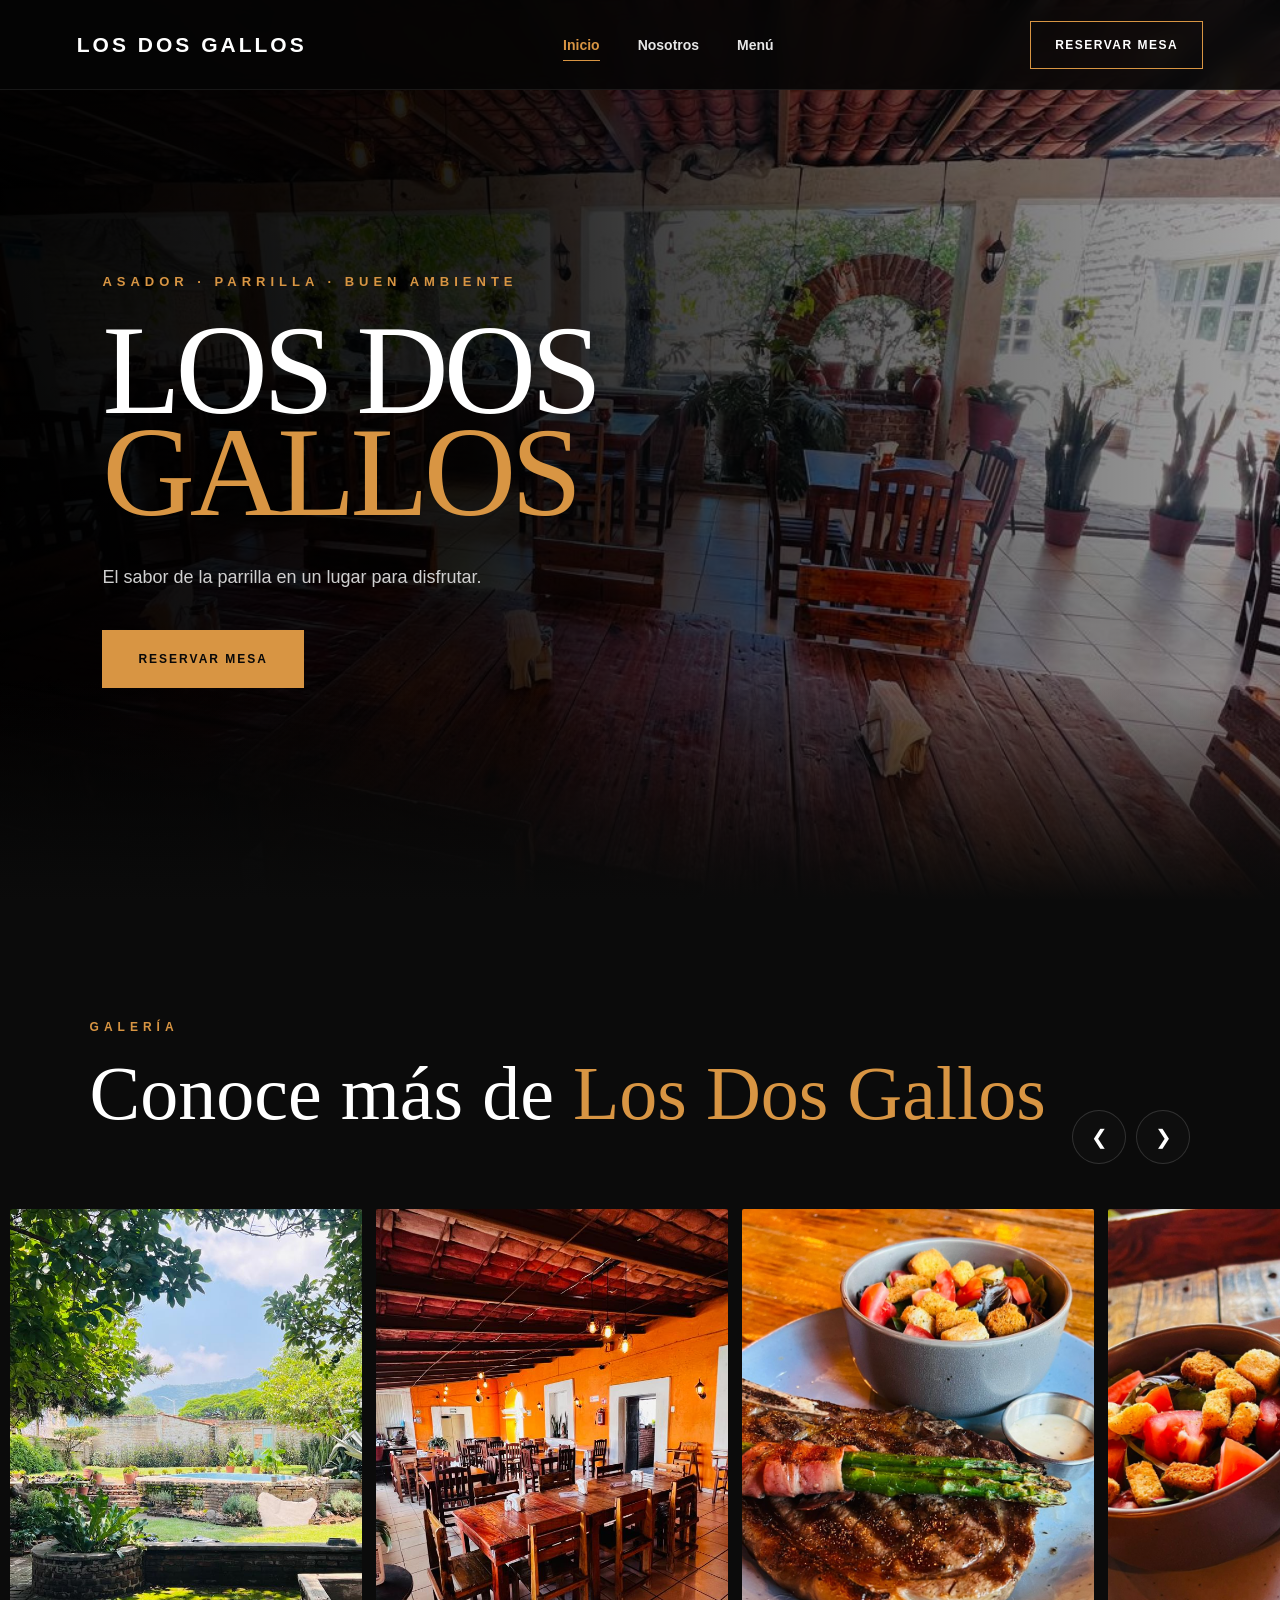
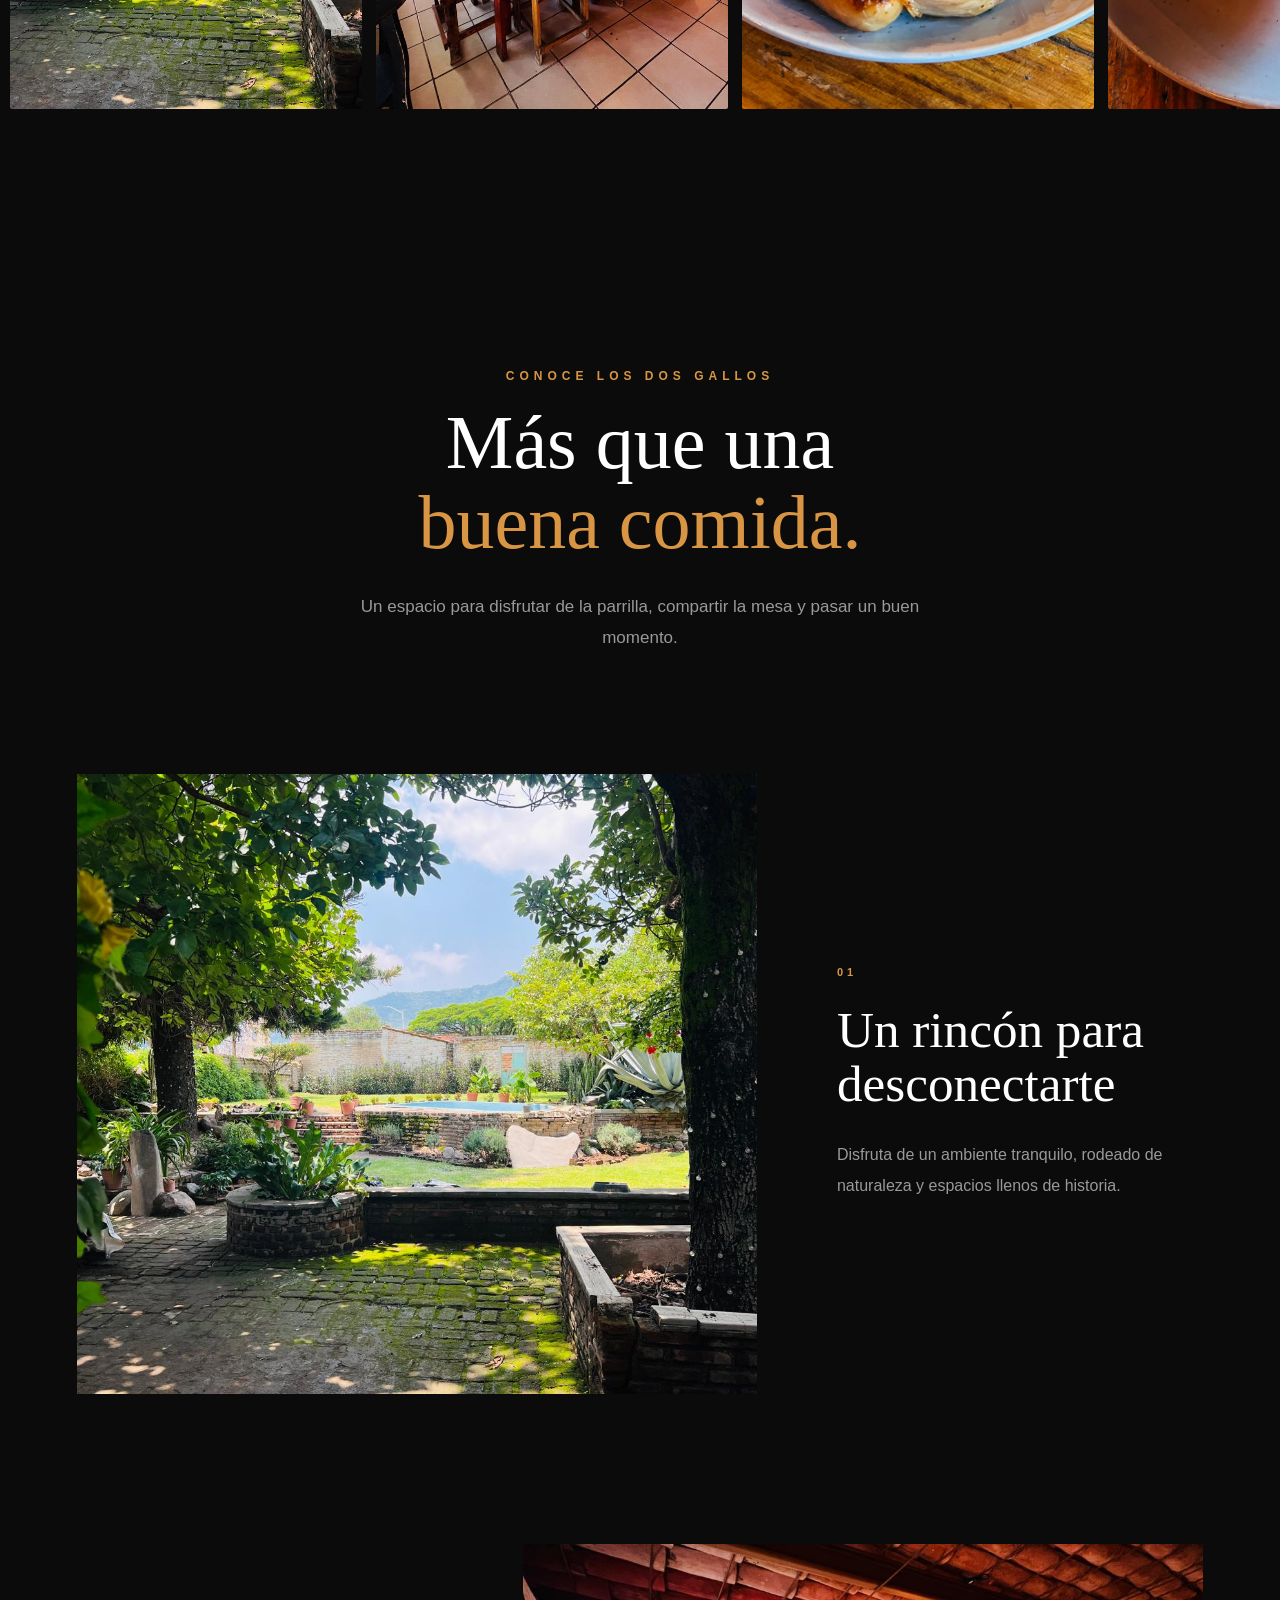
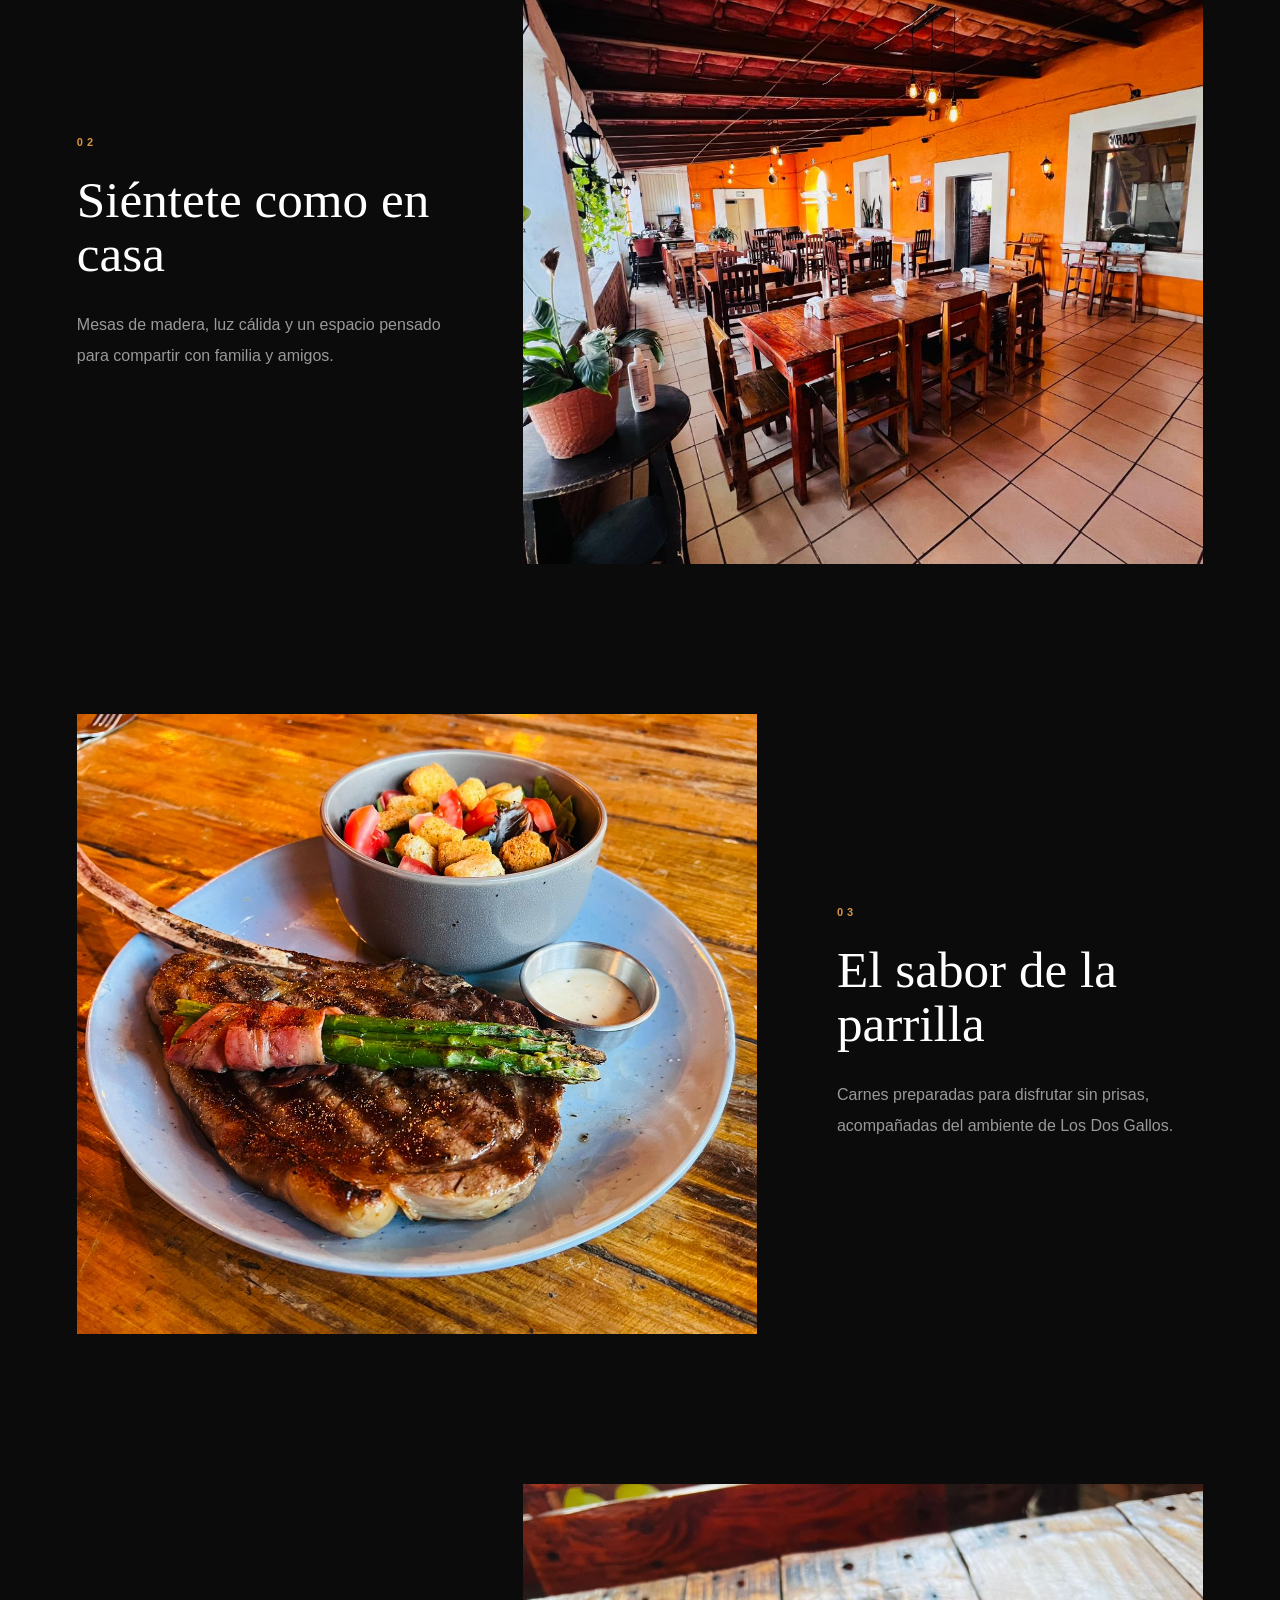
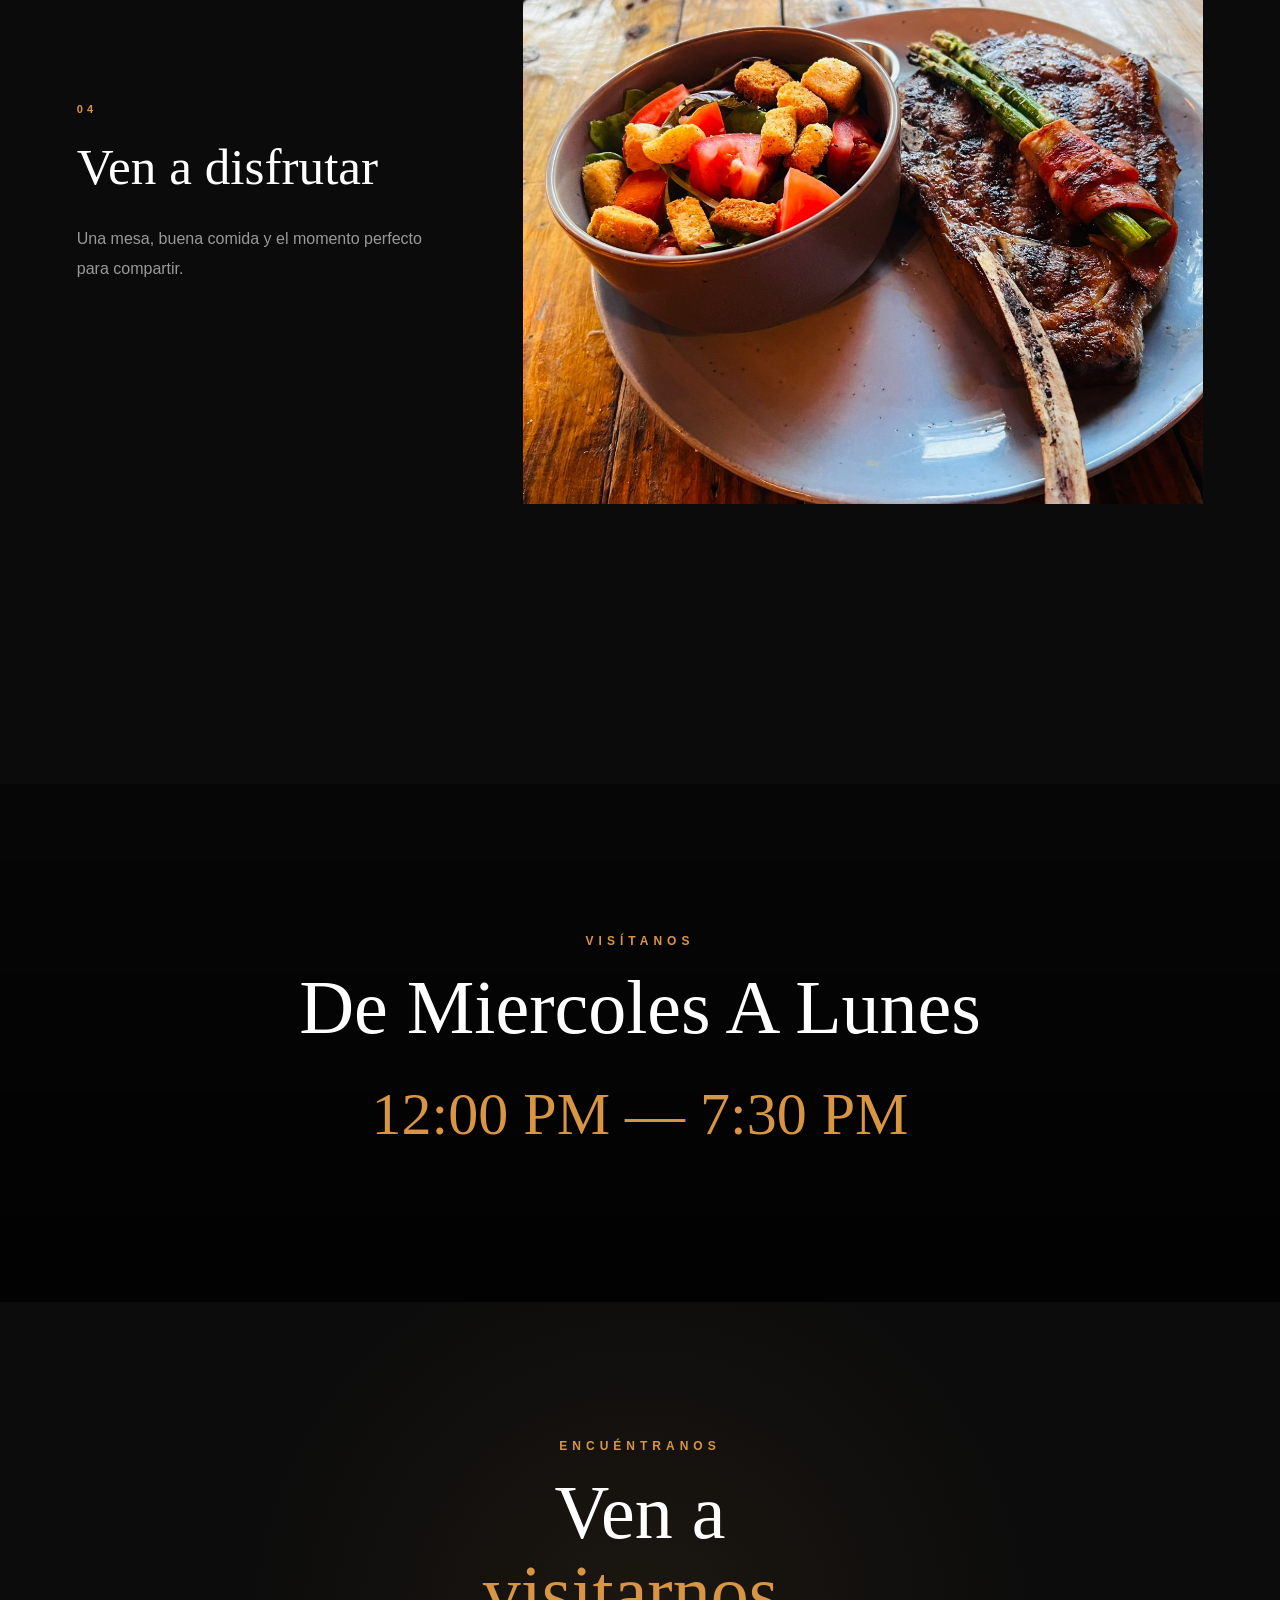
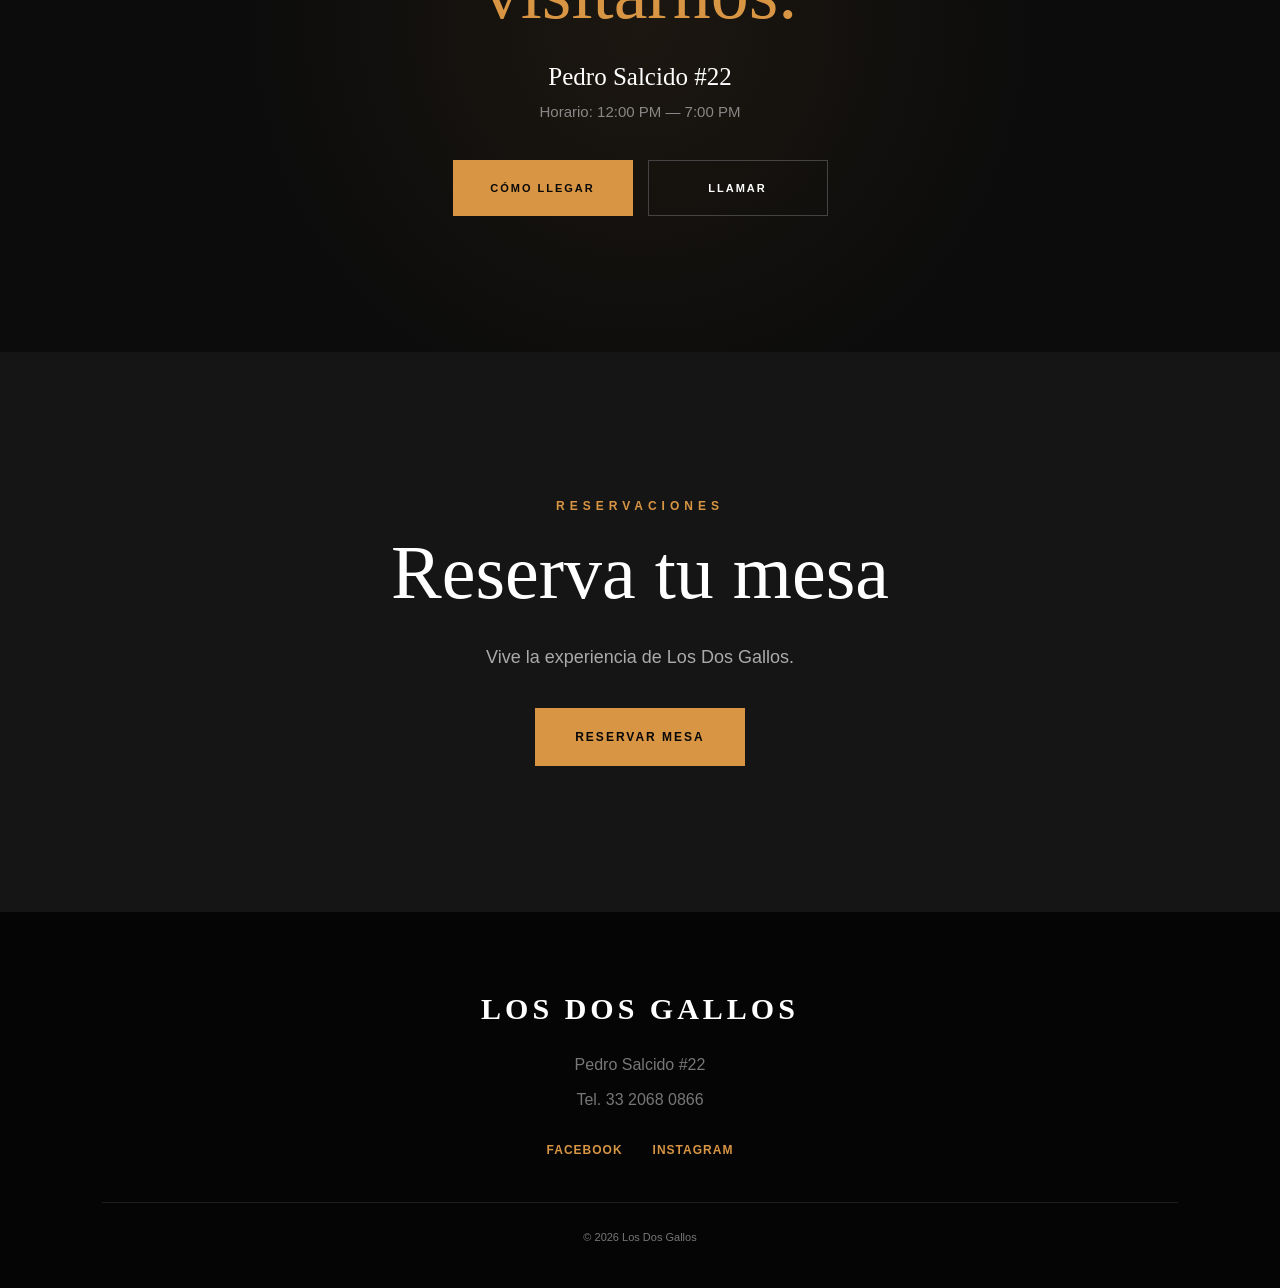
<file: index.html>
<!DOCTYPE html>
<html lang="es">
<head>
    <meta charset="UTF-8">
    <meta name="viewport" content="width=device-width, initial-scale=1.0">

    <title>Los Dos Gallos | Asador</title>

    <link rel="stylesheet" href="style.css?v=2">
</head>

<body>

    <!-- =========================
         MENÚ DE NAVEGACIÓN
    ========================== -->
    <header class="header">

        <a href="#inicio" class="logo">
            LOS DOS GALLOS
        </a>

        <nav class="navbar">
    <a href="index.html" class="active">Inicio</a>
    <a href="nosotros.html">Nosotros</a>
    <a href="menu.html">Menú</a>
</nav>

        <a href="#reserva" class="btn-reservar">
            Reservar mesa
        </a>

    </header>


    <!-- =========================
         PORTADA
    ========================== -->
    <section class="hero" id="inicio">

        <div class="hero-overlay"></div>

        <div class="hero-content">

            <p class="hero-subtitle">
                ASADOR · PARRILLA · BUEN AMBIENTE
            </p>

            <h1>
                LOS DOS<br>
                <span>GALLOS</span>
            </h1>

            <p class="hero-text">
                El sabor de la parrilla en un lugar para disfrutar.
            </p>

            <a href="#reserva" class="hero-button">
                Reservar mesa
            </a>

        </div>

    </section>


<!-- =========================
     GALERÍA DESLIZABLE
========================== -->
<section class="slider-galeria reveal">

    <div class="slider-header">
        <div>
            <p class="section-label">GALERÍA</p>

            <h2>
                Conoce más de
                <span>Los Dos Gallos</span>
            </h2>
        </div>

        <div class="slider-botones">

            <button
                class="slider-btn prev"
                id="prevGaleria"
                aria-label="Foto anterior"
                type="button"
            >
                &#10094;
            </button>

            <button
                class="slider-btn next"
                id="nextGaleria"
                aria-label="Foto siguiente"
                type="button"
            >
                &#10095;
            </button>

        </div>
    </div>


    <div class="slider-wrapper">

        <div class="slider-track" id="sliderTrack">

            <div class="slider-item">
                <img
                    src="img/jardin.png"
                    alt="Jardín de Los Dos Gallos"
                >
            </div>

            <div class="slider-item">
                <img
                    src="img/interior.png"
                    alt="Interior de Los Dos Gallos"
                >
            </div>

            <div class="slider-item">
                <img
                    src="img/platillo-1.png"
                    alt="Corte de carne de Los Dos Gallos"
                >
            </div>

            <div class="slider-item">
                <img
                    src="img/platillo-2.png"
                    alt="Platillo de Los Dos Gallos"
                >
            </div>

            <div class="slider-item">
                <img
                    src="img/portada.png"
                    alt="Interior y ambiente de Los Dos Gallos"
                >
            </div>

            <div class="slider-item">
                <img
                    src="img/Parrillada.png"
                    alt="Parrillada de Los Dos Gallos"
                >
            </div>

            <div class="slider-item">
                <img
                    src="img/QuesoFundido.png"
                    alt="Queso fundido de Los Dos Gallos"
                >
            </div>

            <div class="slider-item">
                <img
                    src="img/Rack.png"
                    alt="Rack de Los Dos Gallos"
                >
            </div>

            <div class="slider-item">
                <img
                    src="img/SuperGallo.png.jpeg"
                    alt="Hamburguesa Super Gallo"
                >
            </div>

        </div>

    </div>

</section>

    <!-- =========================
     EXPERIENCIA / FOTOS
========================== -->

<section class="experiencia">

    <div class="experiencia-intro reveal">

        <p class="section-label">CONOCE LOS DOS GALLOS</p>

        <h2>
            Más que una<br>
            <span>buena comida.</span>
        </h2>

        <p>
            Un espacio para disfrutar de la parrilla,
            compartir la mesa y pasar un buen momento.
        </p>

    </div>


    <!-- FOTO 1 -->
    <div class="experiencia-item">

        <div class="experiencia-foto reveal-left">
            <img
                src="img/jardin.png"
                alt="Jardín de Los Dos Gallos"
                loading="lazy"
            >
        </div>

        <div class="experiencia-texto reveal">
            <span>01</span>

            <h3>Un rincón para desconectarte</h3>

            <p>
                Disfruta de un ambiente tranquilo, rodeado
                de naturaleza y espacios llenos de historia.
            </p>
        </div>

    </div>


    <!-- FOTO 2 -->
    <div class="experiencia-item experiencia-invertido">

        <div class="experiencia-foto reveal-right">
            <img
                src="img/interior.png"
                alt="Interior de Los Dos Gallos"
                loading="lazy"
            >
        </div>

        <div class="experiencia-texto reveal">
            <span>02</span>

            <h3>Siéntete como en casa</h3>

            <p>
                Mesas de madera, luz cálida y un espacio pensado
                para compartir con familia y amigos.
            </p>
        </div>

    </div>


    <!-- FOTO 3 -->
    <div class="experiencia-item">

        <div class="experiencia-foto reveal-zoom">
            <img
                src="img/platillo-1.png"
                alt="Platillo de Los Dos Gallos"
                loading="lazy"
            >
        </div>

        <div class="experiencia-texto reveal">
            <span>03</span>

            <h3>El sabor de la parrilla</h3>

            <p>
                Carnes preparadas para disfrutar sin prisas,
                acompañadas del ambiente de Los Dos Gallos.
            </p>
        </div>

    </div>


    <!-- FOTO 4 -->
    <div class="experiencia-item experiencia-invertido">

        <div class="experiencia-foto reveal-right">
            <img
                src="img/platillo-2.png"
                alt="Carne y ensalada de Los Dos Gallos"
                loading="lazy"
            >
        </div>

        <div class="experiencia-texto reveal">
            <span>04</span>

            <h3>Ven a disfrutar</h3>

            <p>
                Una mesa, buena comida y el momento perfecto
                para compartir.
            </p>
        </div>

    </div>

</section>


    <!-- =========================
         HORARIO
    ========================== -->
    <section class="horario">

        <p class="section-label">VISÍTANOS</p>

        
        <h2>De Miercoles A Lunes</h2>

        <p class="horario-grande">
            12:00 PM — 7:30 PM
        </p>

    </section>


    <!-- =========================
     UBICACIÓN
========================== -->

<section class="ubicacion" id="ubicacion">

    <div class="ubicacion-contenido reveal">

        <p class="section-label">
            ENCUÉNTRANOS
        </p>

        <h2>
            Ven a<br>
            <span>visitarnos.</span>
        </h2>

        <p class="direccion">
            Pedro Salcido #22
        </p>

        <p class="horario-ubicacion">
            Horario: 12:00 PM — 7:00 PM
        </p>

        <div class="ubicacion-botones">

            <a
                href="https://maps.app.goo.gl/G8QWfXKeG2GFgbGh9"
                target="_blank"
                rel="noopener noreferrer"
                class="btn-mapa"
            >
                Cómo llegar
            </a>

            <a
                href="tel:+523320680866"
                class="btn-telefono"
            >
                Llamar
            </a>

        </div>

    </div>

</section>


    <!-- =========================
         RESERVACIÓN
    ========================== -->
    <section class="reserva" id="reserva">

        <p class="section-label">RESERVACIONES</p>

        <h2>Reserva tu mesa</h2>

        <p>
            Vive la experiencia de Los Dos Gallos.
        </p>

        <button id="abrirReserva" class="btn-reserva-grande">
            Reservar mesa
        </button>

    </section>


    <!-- =========================
         FOOTER
    ========================== -->
    <footer>

        <h3>LOS DOS GALLOS</h3>

        <p>Pedro Salcido #22</p>

        <p>
    <a href="tel:+523320680866">
        Tel. 33 2068 0866
    </a>
</p>

        <div class="redes">

    <a
        href="https://www.facebook.com/share/1J2gNFium3/"
        target="_blank"
        rel="noopener noreferrer"
    >
        Facebook
    </a>

    <a
        href="https://www.instagram.com/los.2.gallos?igsi=MWl1N3hsdjZ6Z2UxNQ=="
        target="_blank"
        rel="noopener noreferrer"
    >
        Instagram
    </a>

</div>

        <p class="copyright">
            © 2026 Los Dos Gallos
        </p>

    </footer>

    <!-- =========================
     NAVEGACIÓN MÓVIL
========================== -->

<nav class="mobile-nav">

    <a href="index.html" class="active">
        <svg viewBox="0 0 24 24" aria-hidden="true">
            <path d="M3 11.5L12 4l9 7.5v8a1 1 0 0 1-1 1h-5v-6H9v6H4a1 1 0 0 1-1-1z"/>
        </svg>
        <span>Inicio</span>
    </a>

    <a href="nosotros.html">
        <svg viewBox="0 0 24 24" aria-hidden="true">
            <circle cx="12" cy="8" r="4"/>
            <path d="M4 20c0-4 3.6-7 8-7s8 3 8 7"/>
        </svg>
        <span>Nosotros</span>
    </a>

    <a href="menu.html">
        <svg viewBox="0 0 24 24" aria-hidden="true">
            <path d="M5 4h14v16H5z"/>
            <path d="M8 8h8M8 12h8M8 16h5"/>
        </svg>
        <span>Menú</span>
    </a>

</nav>


    <script src="script.js?v=2"></script>

</body>
</html>
</file>
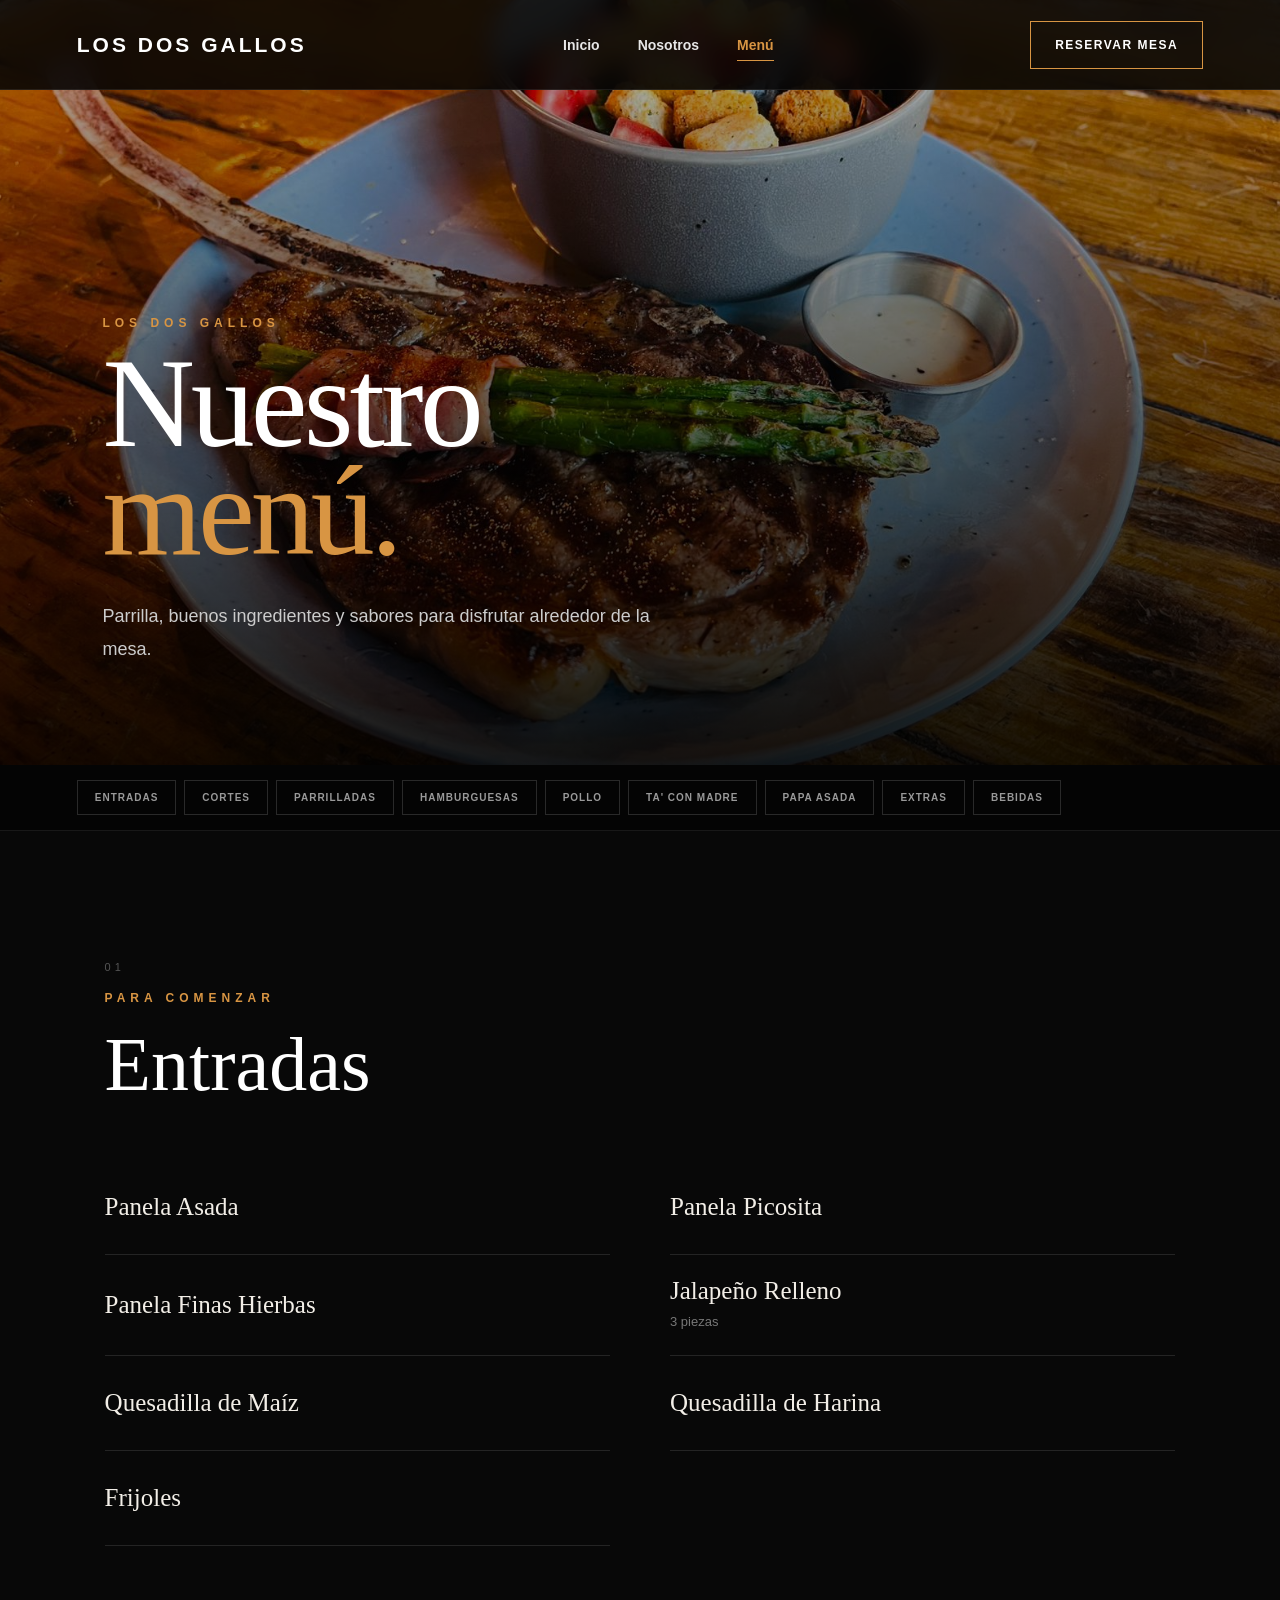
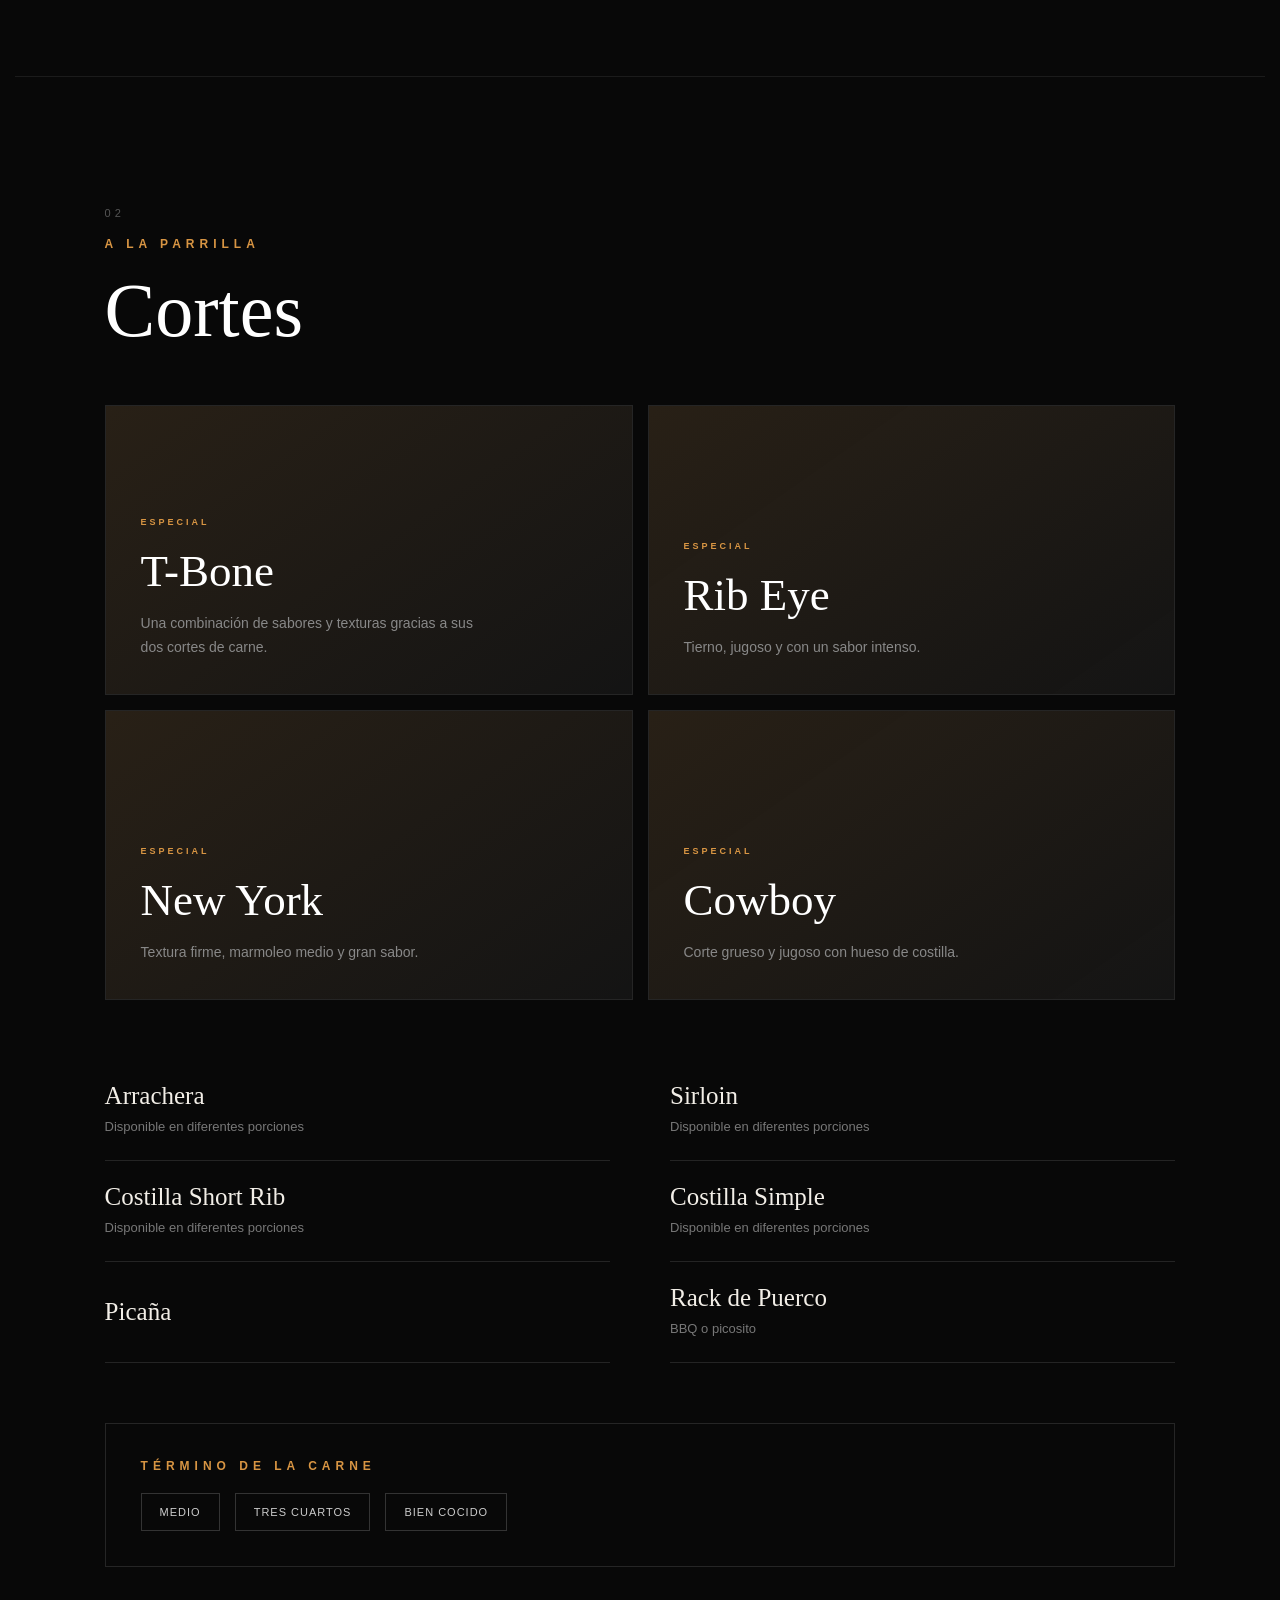
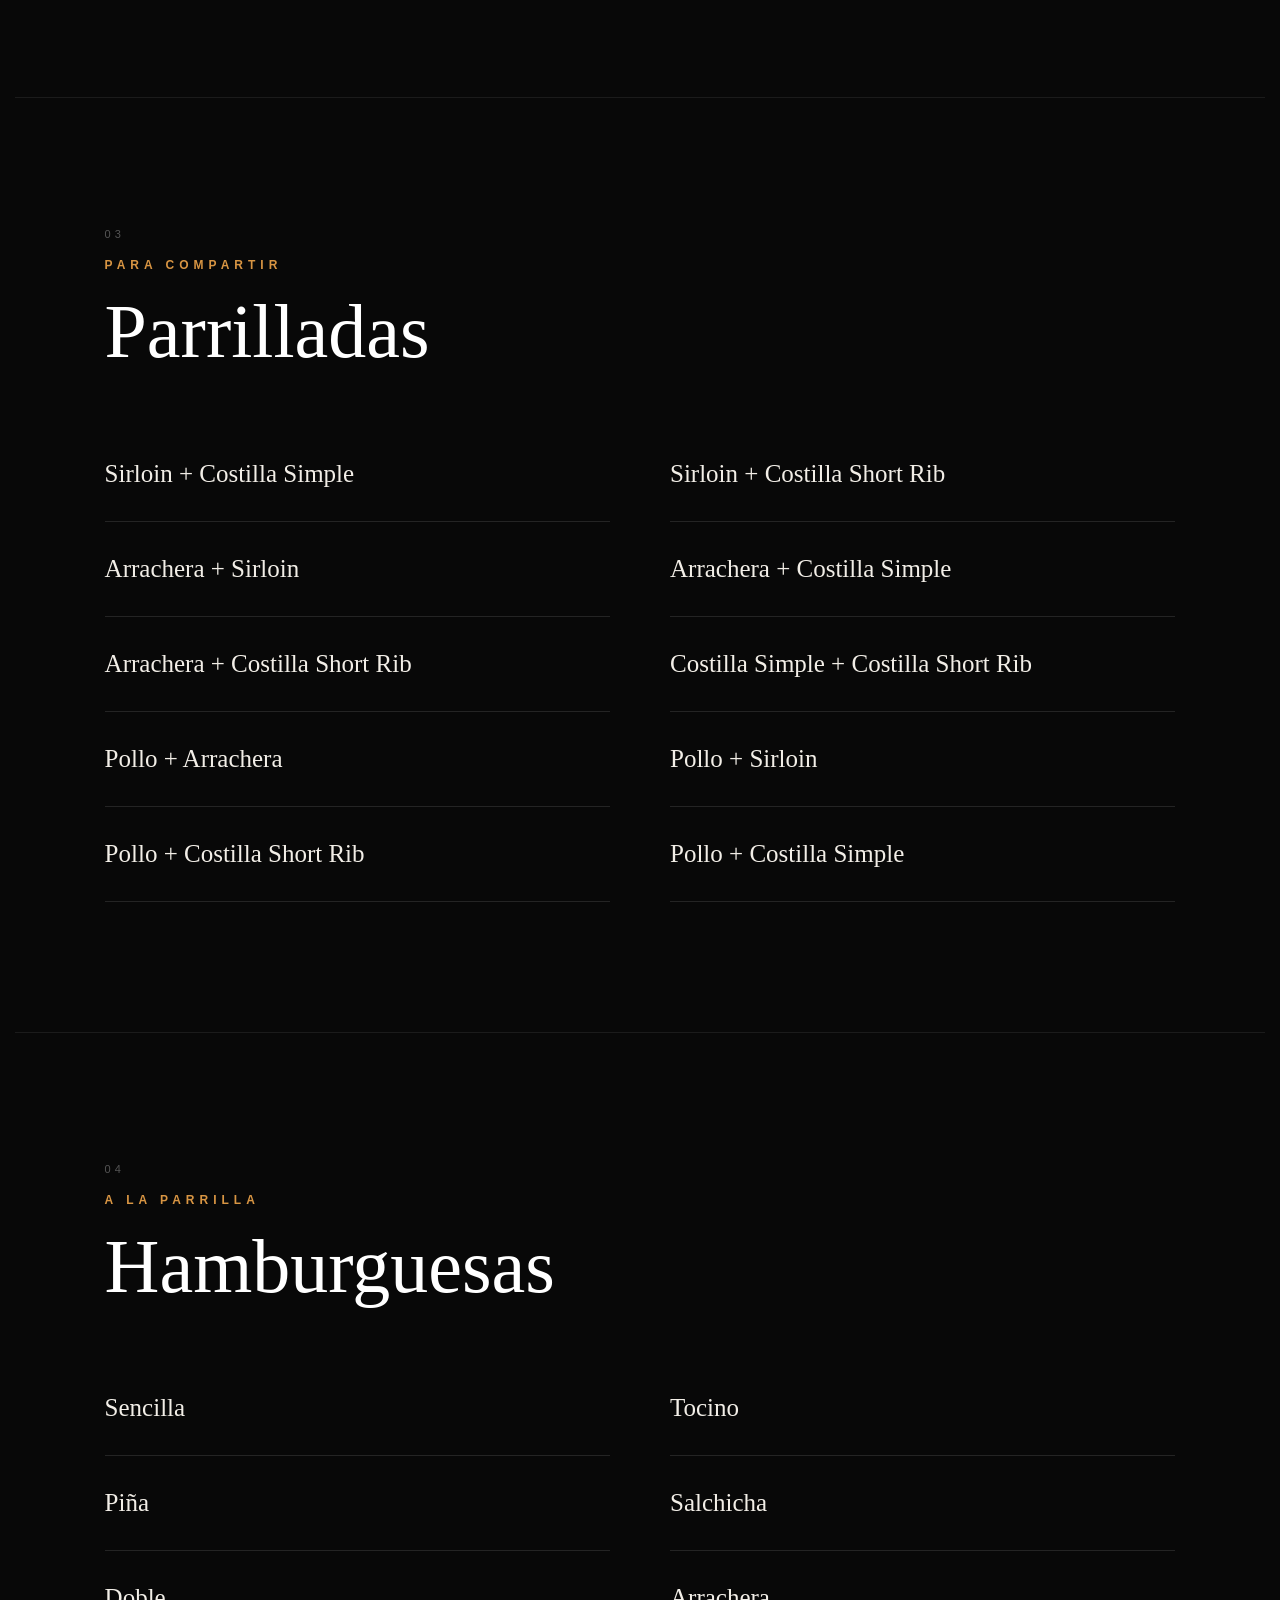
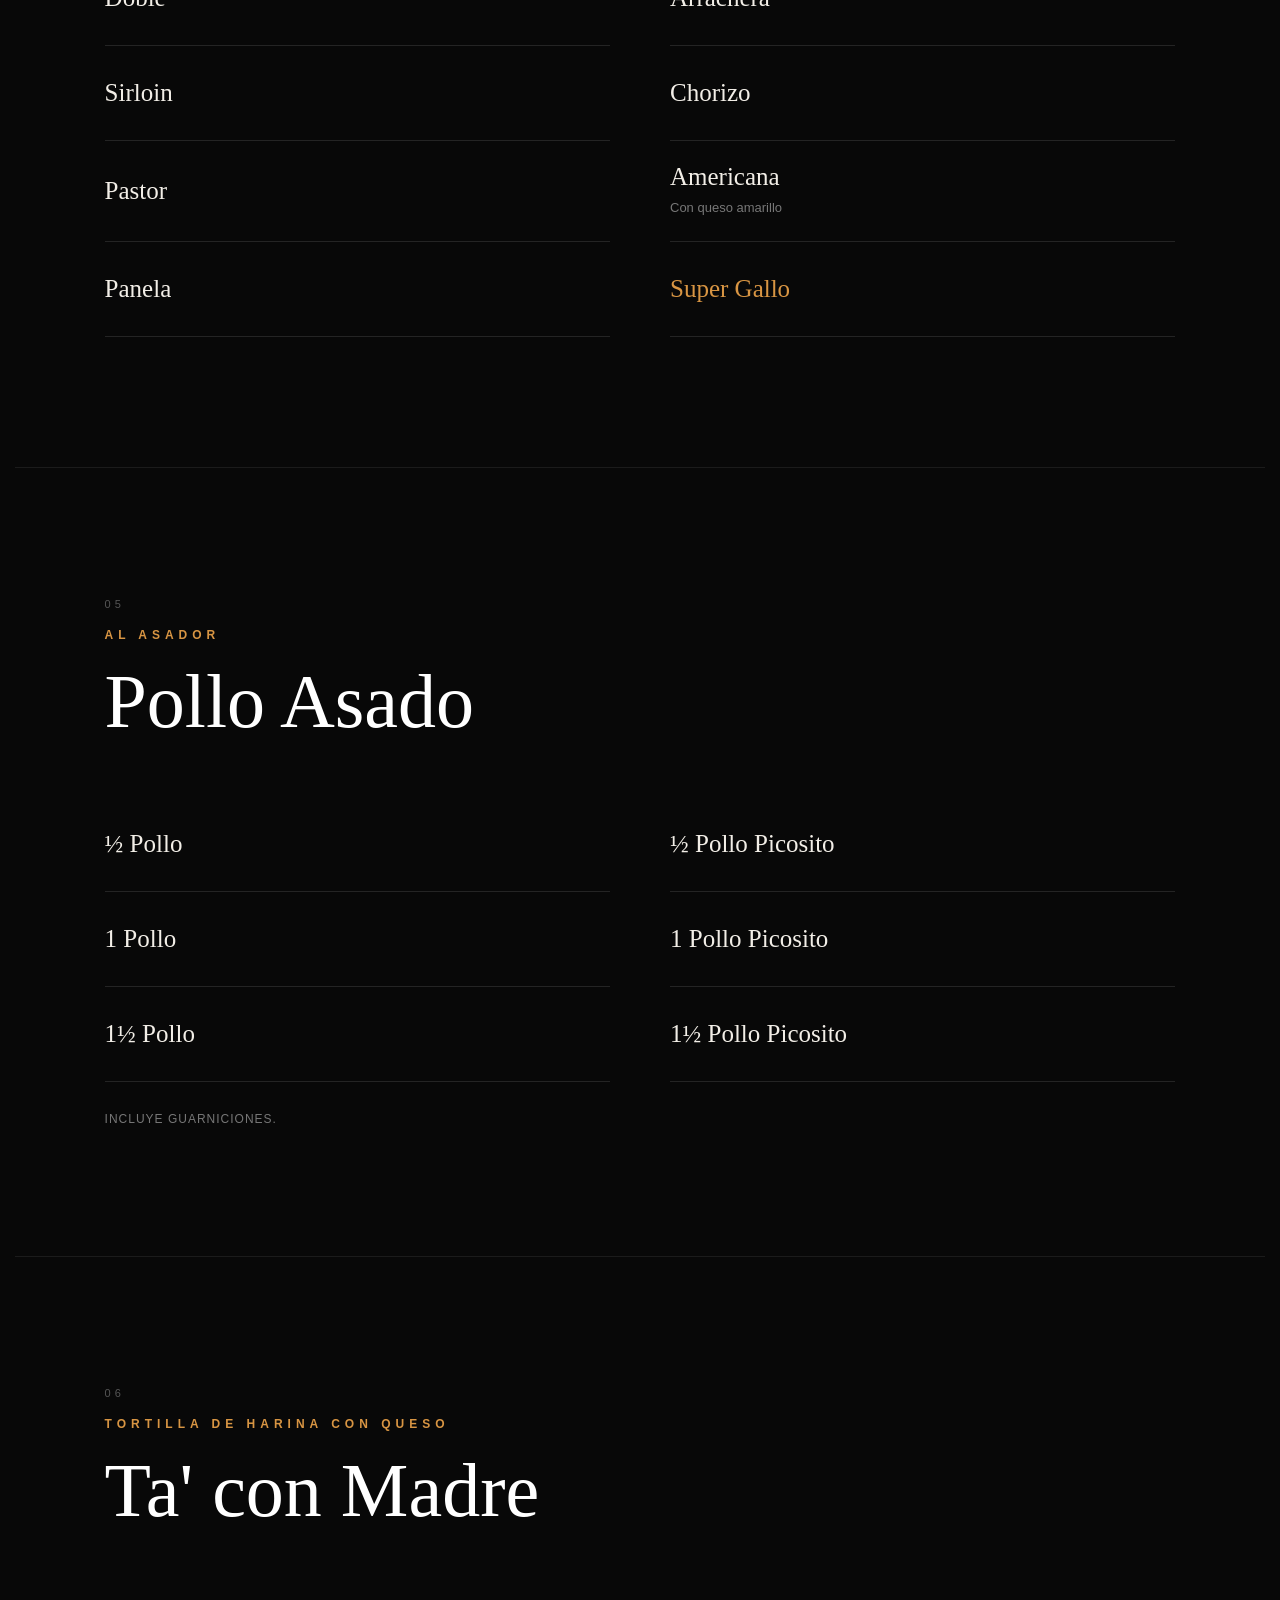
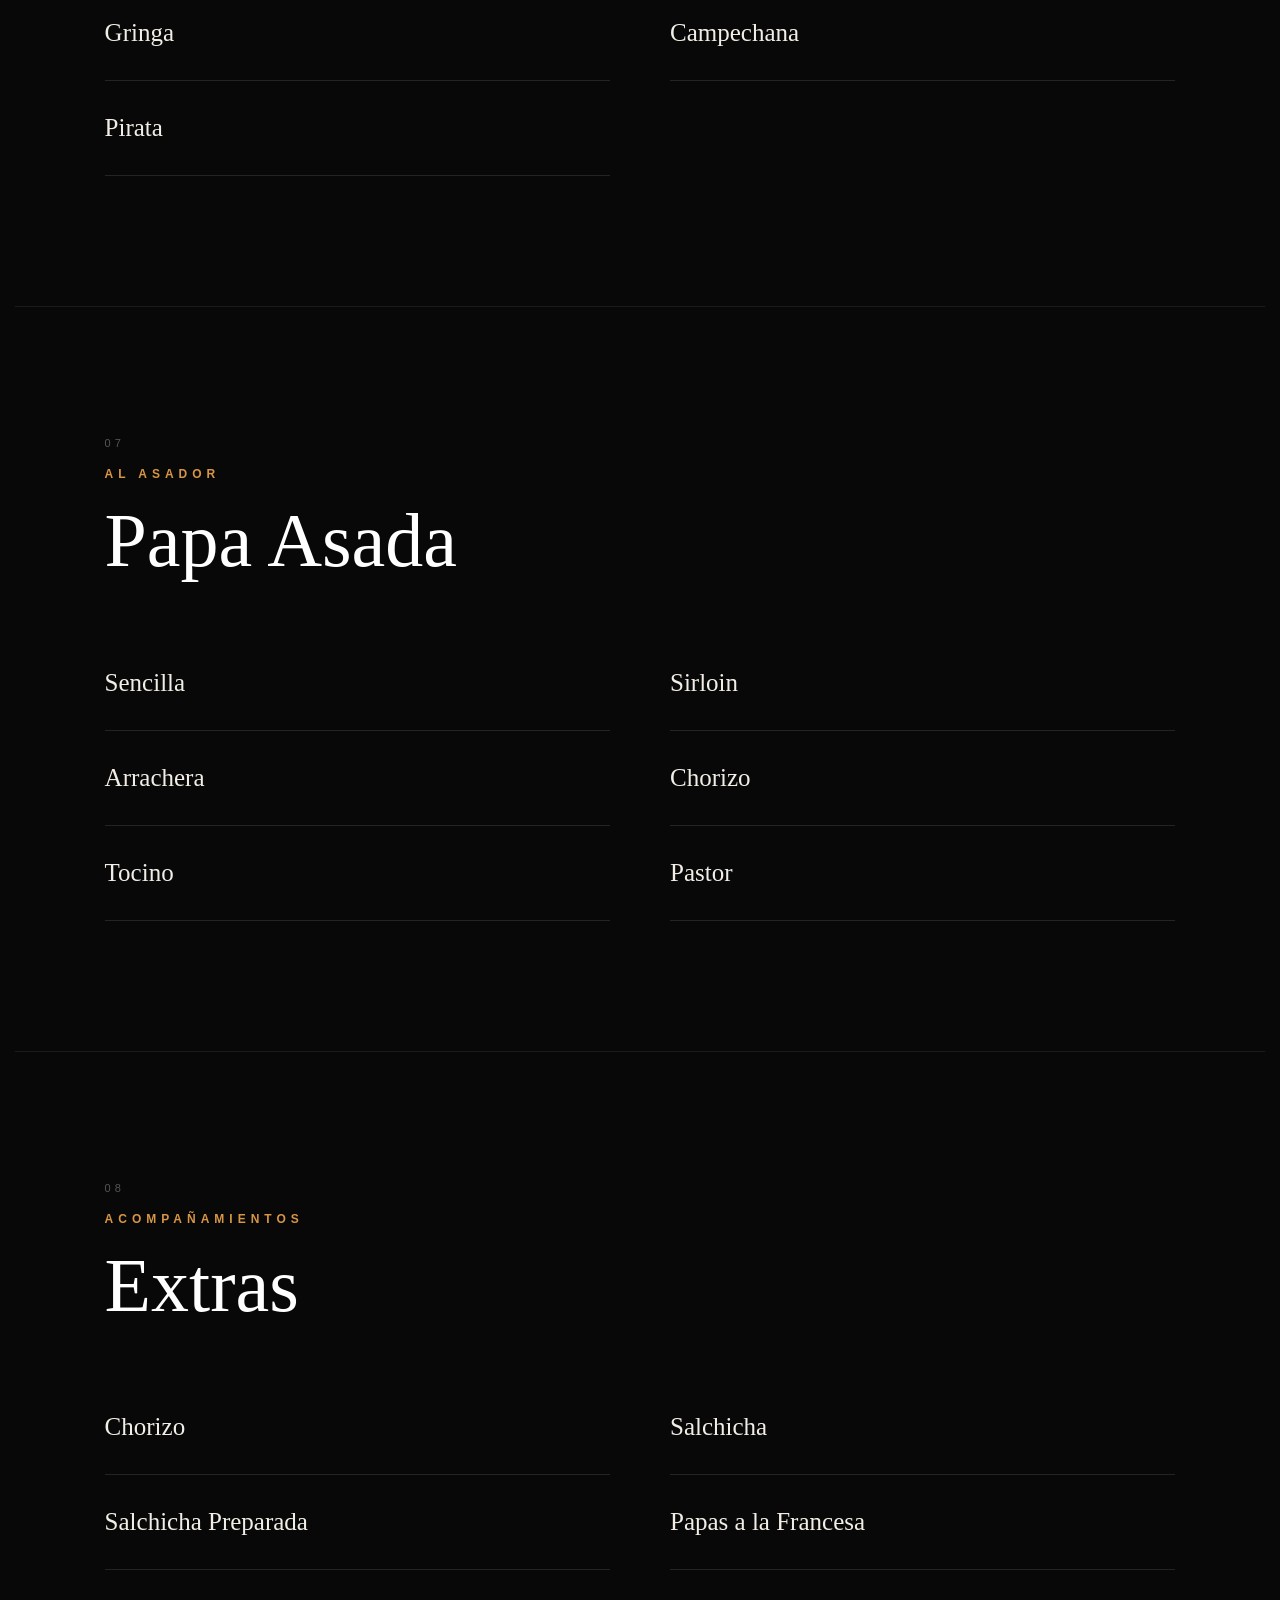
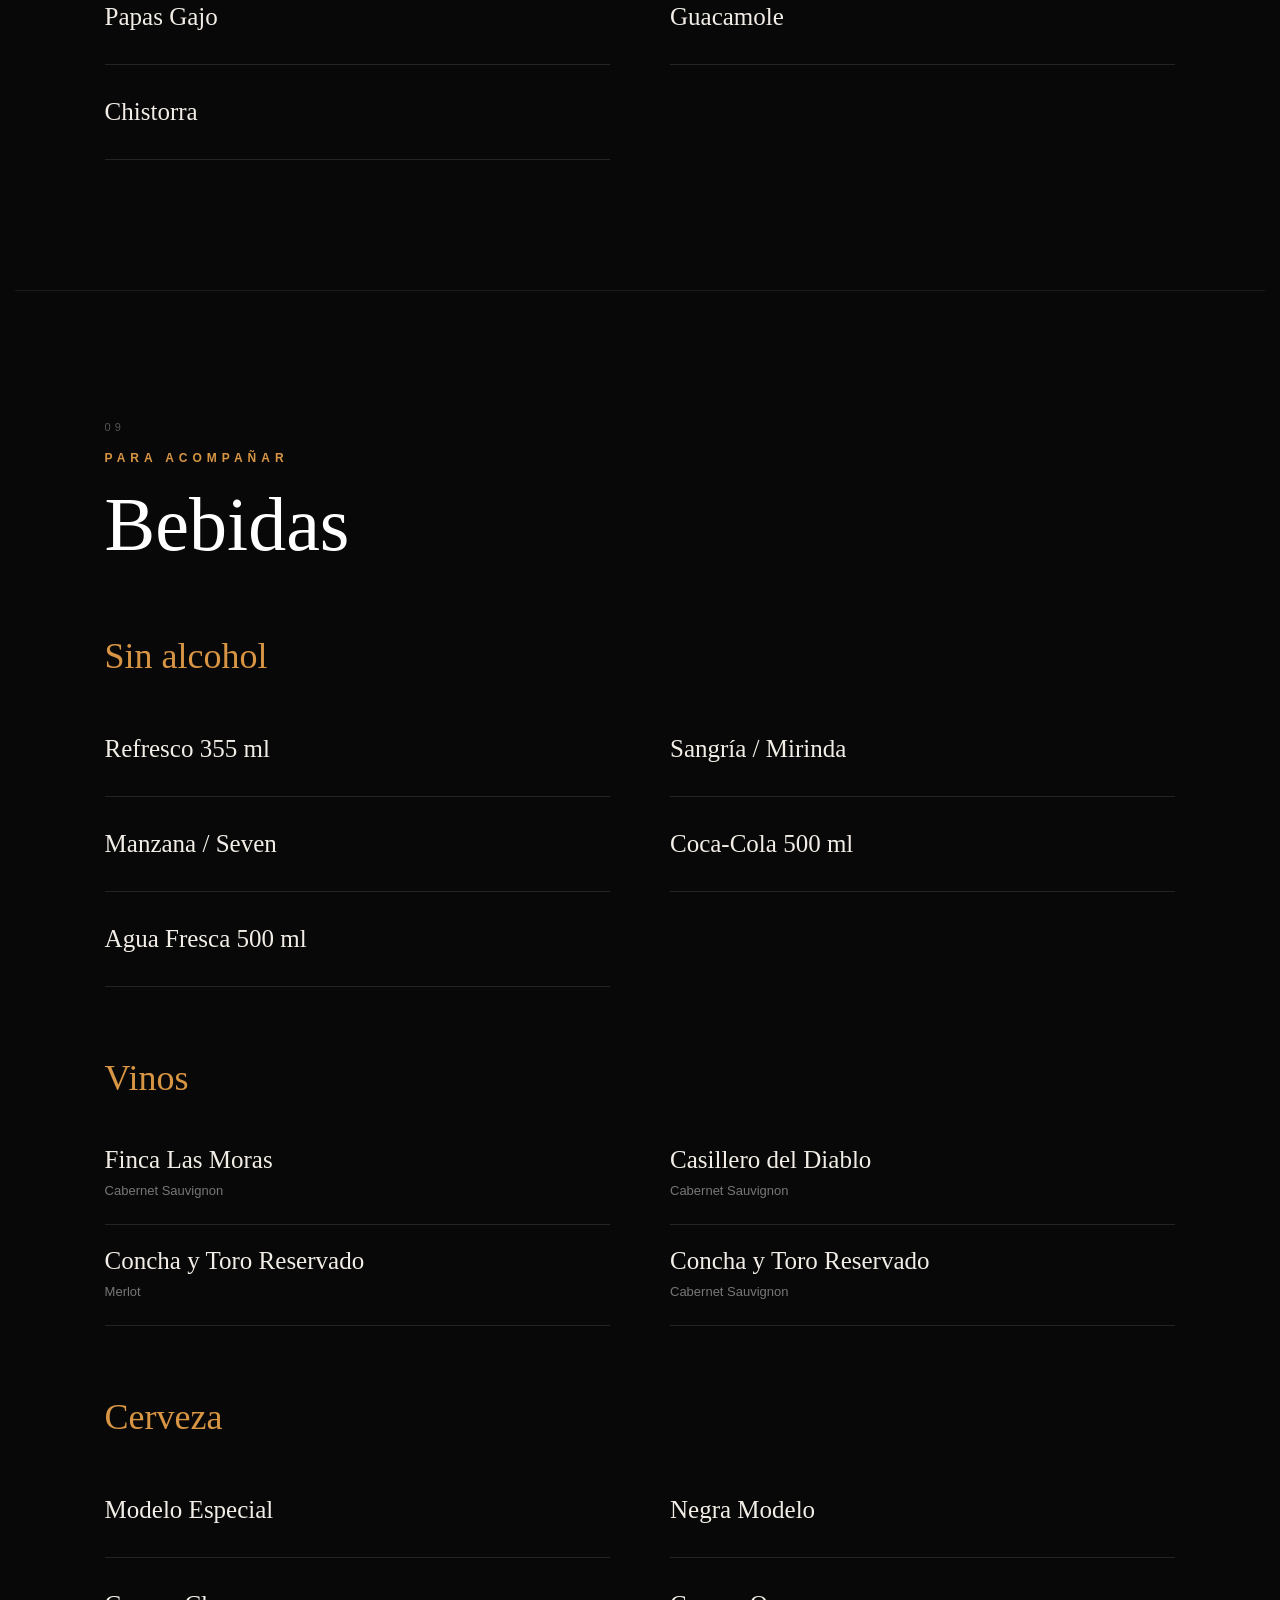
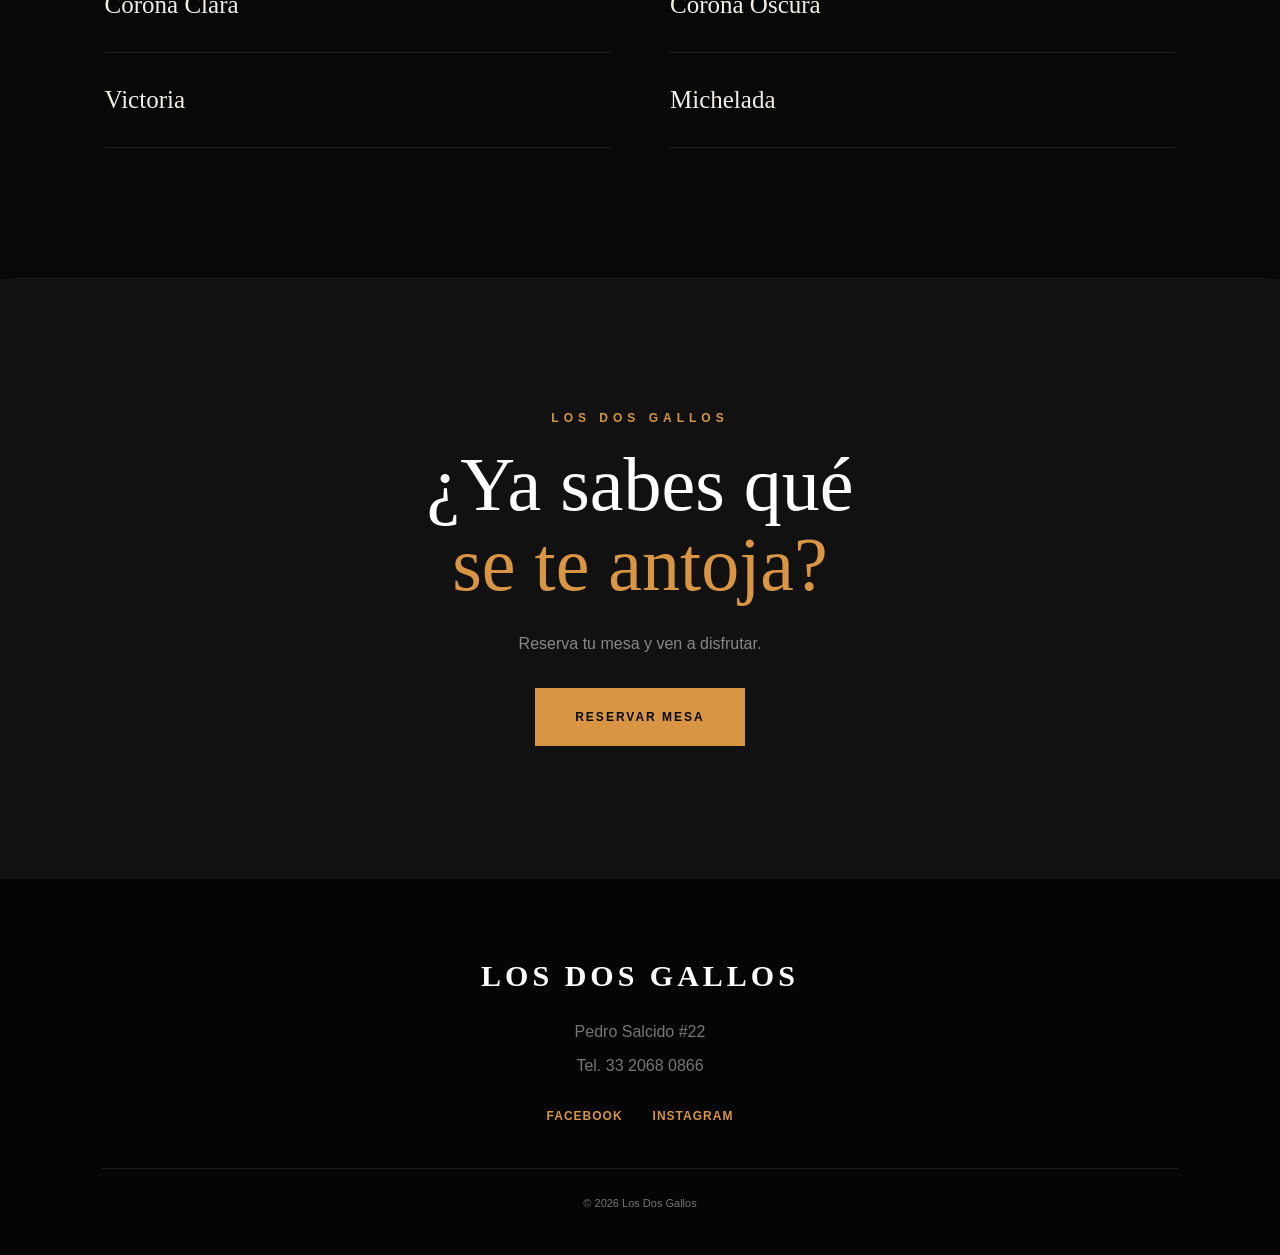
<file: menu.html>
<!DOCTYPE html>
<html lang="es">

<head>
    <meta charset="UTF-8">

    <meta
        name="viewport"
        content="width=device-width, initial-scale=1.0, viewport-fit=cover"
    >

    <title>Menú | Los Dos Gallos</title>

    <link rel="stylesheet" href="style.css?v=3">
</head>


<body>


    <!-- =========================
         HEADER
    ========================== -->

    <header class="header">

        <a href="index.html" class="logo">
            LOS DOS GALLOS
        </a>


        <nav class="navbar">

            <a href="index.html">
                Inicio
            </a>

            <a href="nosotros.html">
                Nosotros
            </a>

            <a href="menu.html" class="active">
                Menú
            </a>

        </nav>


        <a href="index.html#reserva" class="btn-reservar">
            Reservar mesa
        </a>

    </header>



    <!-- =========================
         PORTADA MENÚ
    ========================== -->

    <section class="menu-hero">

        <div class="menu-hero-fondo"></div>

        <div class="menu-hero-contenido reveal">

            <p class="section-label">
                LOS DOS GALLOS
            </p>

            <h1>
                Nuestro<br>
                <span>menú.</span>
            </h1>

            <p>
                Parrilla, buenos ingredientes y sabores
                para disfrutar alrededor de la mesa.
            </p>

        </div>

    </section>



    <!-- =========================
     MENÚ REAL
========================== -->

<main class="menu-real">


    <!-- NAVEGACIÓN DE CATEGORÍAS -->

    <nav class="menu-categorias">

        <a href="#entradas">Entradas</a>
        <a href="#cortes">Cortes</a>
        <a href="#parrilladas">Parrilladas</a>
        <a href="#hamburguesas">Hamburguesas</a>
        <a href="#pollo">Pollo</a>
        <a href="#taconmadre">Ta' con Madre</a>
        <a href="#papas">Papa Asada</a>
        <a href="#extras">Extras</a>
        <a href="#bebidas">Bebidas</a>

    </nav>



    <!-- =========================
         ENTRADAS
    ========================== -->

    <section class="menu-seccion reveal" id="entradas">

        <div class="menu-seccion-titulo">
            <span>01</span>
            <p class="section-label">PARA COMENZAR</p>
            <h2>Entradas</h2>
        </div>

        <div class="menu-lista">

            <article class="menu-producto">
                <h3>Panela Asada</h3>
            </article>

            <article class="menu-producto">
                <h3>Panela Picosita</h3>
            </article>

            <article class="menu-producto">
                <h3>Panela Finas Hierbas</h3>
            </article>

            <article class="menu-producto">
                <h3>Jalapeño Relleno</h3>
                <p>3 piezas</p>
            </article>

            <article class="menu-producto">
                <h3>Quesadilla de Maíz</h3>
            </article>

            <article class="menu-producto">
                <h3>Quesadilla de Harina</h3>
            </article>

            <article class="menu-producto">
                <h3>Frijoles</h3>
            </article>

        </div>

    </section>



    <!-- =========================
         CORTES
    ========================== -->

    <section class="menu-seccion reveal" id="cortes">

        <div class="menu-seccion-titulo">
            <span>02</span>
            <p class="section-label">A LA PARRILLA</p>
            <h2>Cortes</h2>
        </div>


        <div class="menu-destacados">

            <article class="corte-destacado">
                <span>Especial</span>
                <h3>T-Bone</h3>
                <p>
                    Una combinación de sabores y texturas
                    gracias a sus dos cortes de carne.
                </p>
            </article>

            <article class="corte-destacado">
                <span>Especial</span>
                <h3>Rib Eye</h3>
                <p>
                    Tierno, jugoso y con un sabor intenso.
                </p>
            </article>

            <article class="corte-destacado">
                <span>Especial</span>
                <h3>New York</h3>
                <p>
                    Textura firme, marmoleo medio y gran sabor.
                </p>
            </article>

            <article class="corte-destacado">
                <span>Especial</span>
                <h3>Cowboy</h3>
                <p>
                    Corte grueso y jugoso con hueso de costilla.
                </p>
            </article>

        </div>


        <div class="menu-lista menu-lista-cortes">

            <article class="menu-producto">
                <h3>Arrachera</h3>
                <p>Disponible en diferentes porciones</p>
            </article>

            <article class="menu-producto">
                <h3>Sirloin</h3>
                <p>Disponible en diferentes porciones</p>
            </article>

            <article class="menu-producto">
                <h3>Costilla Short Rib</h3>
                <p>Disponible en diferentes porciones</p>
            </article>

            <article class="menu-producto">
                <h3>Costilla Simple</h3>
                <p>Disponible en diferentes porciones</p>
            </article>

            <article class="menu-producto">
                <h3>Picaña</h3>
            </article>

            <article class="menu-producto">
                <h3>Rack de Puerco</h3>
                <p>BBQ o picosito</p>
            </article>

        </div>


        <div class="terminos-carne">

            <p class="section-label">
                TÉRMINO DE LA CARNE
            </p>

            <div>
                <span>Medio</span>
                <span>Tres cuartos</span>
                <span>Bien cocido</span>
            </div>

        </div>

    </section>



    <!-- =========================
         PARRILLADAS
    ========================== -->

    <section class="menu-seccion reveal" id="parrilladas">

        <div class="menu-seccion-titulo">
            <span>03</span>
            <p class="section-label">PARA COMPARTIR</p>
            <h2>Parrilladas</h2>
        </div>


        <div class="menu-lista">

            <article class="menu-producto">
                <h3>Sirloin + Costilla Simple</h3>
            </article>

            <article class="menu-producto">
                <h3>Sirloin + Costilla Short Rib</h3>
            </article>

            <article class="menu-producto">
                <h3>Arrachera + Sirloin</h3>
            </article>

            <article class="menu-producto">
                <h3>Arrachera + Costilla Simple</h3>
            </article>

            <article class="menu-producto">
                <h3>Arrachera + Costilla Short Rib</h3>
            </article>

            <article class="menu-producto">
                <h3>Costilla Simple + Costilla Short Rib</h3>
            </article>

            <article class="menu-producto">
                <h3>Pollo + Arrachera</h3>
            </article>

            <article class="menu-producto">
                <h3>Pollo + Sirloin</h3>
            </article>

            <article class="menu-producto">
                <h3>Pollo + Costilla Short Rib</h3>
            </article>

            <article class="menu-producto">
                <h3>Pollo + Costilla Simple</h3>
            </article>

        </div>

    </section>



    <!-- =========================
         HAMBURGUESAS
    ========================== -->

    <section class="menu-seccion reveal" id="hamburguesas">

        <div class="menu-seccion-titulo">
            <span>04</span>
            <p class="section-label">A LA PARRILLA</p>
            <h2>Hamburguesas</h2>
        </div>


        <div class="menu-lista">

            <article class="menu-producto"><h3>Sencilla</h3></article>
            <article class="menu-producto"><h3>Tocino</h3></article>
            <article class="menu-producto"><h3>Piña</h3></article>
            <article class="menu-producto"><h3>Salchicha</h3></article>
            <article class="menu-producto"><h3>Doble</h3></article>
            <article class="menu-producto"><h3>Arrachera</h3></article>
            <article class="menu-producto"><h3>Sirloin</h3></article>
            <article class="menu-producto"><h3>Chorizo</h3></article>
            <article class="menu-producto"><h3>Pastor</h3></article>

            <article class="menu-producto">
                <h3>Americana</h3>
                <p>Con queso amarillo</p>
            </article>

            <article class="menu-producto"><h3>Panela</h3></article>

            <article class="menu-producto menu-producto-destacado">
                <h3>Super Gallo</h3>
            </article>

        </div>

    </section>



    <!-- =========================
         POLLO
    ========================== -->

    <section class="menu-seccion reveal" id="pollo">

        <div class="menu-seccion-titulo">
            <span>05</span>
            <p class="section-label">AL ASADOR</p>
            <h2>Pollo Asado</h2>
        </div>


        <div class="menu-lista">

            <article class="menu-producto">
                <h3>½ Pollo</h3>
            </article>

            <article class="menu-producto">
                <h3>½ Pollo Picosito</h3>
            </article>

            <article class="menu-producto">
                <h3>1 Pollo</h3>
            </article>

            <article class="menu-producto">
                <h3>1 Pollo Picosito</h3>
            </article>

            <article class="menu-producto">
                <h3>1½ Pollo</h3>
            </article>

            <article class="menu-producto">
                <h3>1½ Pollo Picosito</h3>
            </article>

        </div>

        <p class="menu-nota">
            Incluye guarniciones.
        </p>

    </section>



    <!-- =========================
         TA' CON MADRE
    ========================== -->

    <section class="menu-seccion reveal" id="taconmadre">

        <div class="menu-seccion-titulo">
            <span>06</span>
            <p class="section-label">TORTILLA DE HARINA CON QUESO</p>
            <h2>Ta' con Madre</h2>
        </div>

        <div class="menu-lista">

            <article class="menu-producto">
                <h3>Gringa</h3>
            </article>

            <article class="menu-producto">
                <h3>Campechana</h3>
            </article>

            <article class="menu-producto">
                <h3>Pirata</h3>
            </article>

        </div>

    </section>



    <!-- =========================
         PAPAS
    ========================== -->

    <section class="menu-seccion reveal" id="papas">

        <div class="menu-seccion-titulo">
            <span>07</span>
            <p class="section-label">AL ASADOR</p>
            <h2>Papa Asada</h2>
        </div>

        <div class="menu-lista">

            <article class="menu-producto"><h3>Sencilla</h3></article>
            <article class="menu-producto"><h3>Sirloin</h3></article>
            <article class="menu-producto"><h3>Arrachera</h3></article>
            <article class="menu-producto"><h3>Chorizo</h3></article>
            <article class="menu-producto"><h3>Tocino</h3></article>
            <article class="menu-producto"><h3>Pastor</h3></article>

        </div>

    </section>



    <!-- =========================
         EXTRAS
    ========================== -->

    <section class="menu-seccion reveal" id="extras">

        <div class="menu-seccion-titulo">
            <span>08</span>
            <p class="section-label">ACOMPAÑAMIENTOS</p>
            <h2>Extras</h2>
        </div>

        <div class="menu-lista">

            <article class="menu-producto"><h3>Chorizo</h3></article>
            <article class="menu-producto"><h3>Salchicha</h3></article>
            <article class="menu-producto"><h3>Salchicha Preparada</h3></article>
            <article class="menu-producto"><h3>Papas a la Francesa</h3></article>
            <article class="menu-producto"><h3>Papas Gajo</h3></article>
            <article class="menu-producto"><h3>Guacamole</h3></article>
            <article class="menu-producto"><h3>Chistorra</h3></article>

        </div>

    </section>



    <!-- =========================
         BEBIDAS
    ========================== -->

    <section class="menu-seccion reveal" id="bebidas">

        <div class="menu-seccion-titulo">
            <span>09</span>
            <p class="section-label">PARA ACOMPAÑAR</p>
            <h2>Bebidas</h2>
        </div>


        <div class="menu-subgrupo">

            <h3>Sin alcohol</h3>

            <div class="menu-lista">

                <article class="menu-producto">
                    <h3>Refresco 355 ml</h3>
                </article>

                <article class="menu-producto">
                    <h3>Sangría / Mirinda</h3>
                </article>

                <article class="menu-producto">
                    <h3>Manzana / Seven</h3>
                </article>

                <article class="menu-producto">
                    <h3>Coca-Cola 500 ml</h3>
                </article>

                <article class="menu-producto">
                    <h3>Agua Fresca 500 ml</h3>
                </article>

            </div>

        </div>


        <div class="menu-subgrupo">

            <h3>Vinos</h3>

            <div class="menu-lista">

                <article class="menu-producto">
                    <h3>Finca Las Moras</h3>
                    <p>Cabernet Sauvignon</p>
                </article>

                <article class="menu-producto">
                    <h3>Casillero del Diablo</h3>
                    <p>Cabernet Sauvignon</p>
                </article>

                <article class="menu-producto">
                    <h3>Concha y Toro Reservado</h3>
                    <p>Merlot</p>
                </article>

                <article class="menu-producto">
                    <h3>Concha y Toro Reservado</h3>
                    <p>Cabernet Sauvignon</p>
                </article>

            </div>

        </div>


        <div class="menu-subgrupo">

            <h3>Cerveza</h3>

            <div class="menu-lista">

                <article class="menu-producto"><h3>Modelo Especial</h3></article>
                <article class="menu-producto"><h3>Negra Modelo</h3></article>
                <article class="menu-producto"><h3>Corona Clara</h3></article>
                <article class="menu-producto"><h3>Corona Oscura</h3></article>
                <article class="menu-producto"><h3>Victoria</h3></article>
                <article class="menu-producto"><h3>Michelada</h3></article>

            </div>

        </div>

    </section>



    <!-- =========================
         RESERVAR DESDE MENÚ
    ========================== -->

    <section class="menu-reservar reveal">

        <p class="section-label">
            LOS DOS GALLOS
        </p>

        <h2>
            ¿Ya sabes qué<br>
            <span>se te antoja?</span>
        </h2>

        <p>
            Reserva tu mesa y ven a disfrutar.
        </p>

        <button class="btn-reserva-grande" id="abrirReservaMenu">
            Reservar mesa
        </button>

    </section>


</main>



    <!-- =========================
         FOOTER
    ========================== -->

    <footer>

        <h3>LOS DOS GALLOS</h3>

        <p>Pedro Salcido #22</p>

        <p>
    <a href="tel:+523320680866">
        Tel. 33 2068 0866
    </a>
</p>


        <div class="redes">

    <a
        href="https://www.facebook.com/share/1J2gNFium3/"
        target="_blank"
        rel="noopener noreferrer"
    >
        Facebook
    </a>

    <a
        href="https://www.instagram.com/los.2.gallos?igsi=MWl1N3hsdjZ6Z2UxNQ=="
        target="_blank"
        rel="noopener noreferrer"
    >
        Instagram
    </a>

</div>


        <p class="copyright">
            © 2026 Los Dos Gallos
        </p>

    </footer>



    <!-- =========================
         NAVEGACIÓN MÓVIL
    ========================== -->

    <nav class="mobile-nav">

    <a href="index.html" 
        <svg viewBox="0 0 24 24" aria-hidden="true">
            <path d="M3 11.5L12 4l9 7.5v8a1 1 0 0 1-1 1h-5v-6H9v6H4a1 1 0 0 1-1-1z"/>
        </svg>
        <span>Inicio</span>
    </a>

    <a href="nosotros.html" 
        <svg viewBox="0 0 24 24" aria-hidden="true">
            <circle cx="12" cy="8" r="4"/>
            <path d="M4 20c0-4 3.6-7 8-7s8 3 8 7"/>
        </svg>
        <span>Nosotros</span>
    </a>

    <a href="menu.html" class="active">
        <svg viewBox="0 0 24 24" aria-hidden="true">
            <path d="M5 4h14v16H5z"/>
            <path d="M8 8h8M8 12h8M8 16h5"/>
        </svg>
        <span>Menú</span>
    </a>

</nav>


    <script src="script.js?v=3"></script>

</body>

</html>
</file>
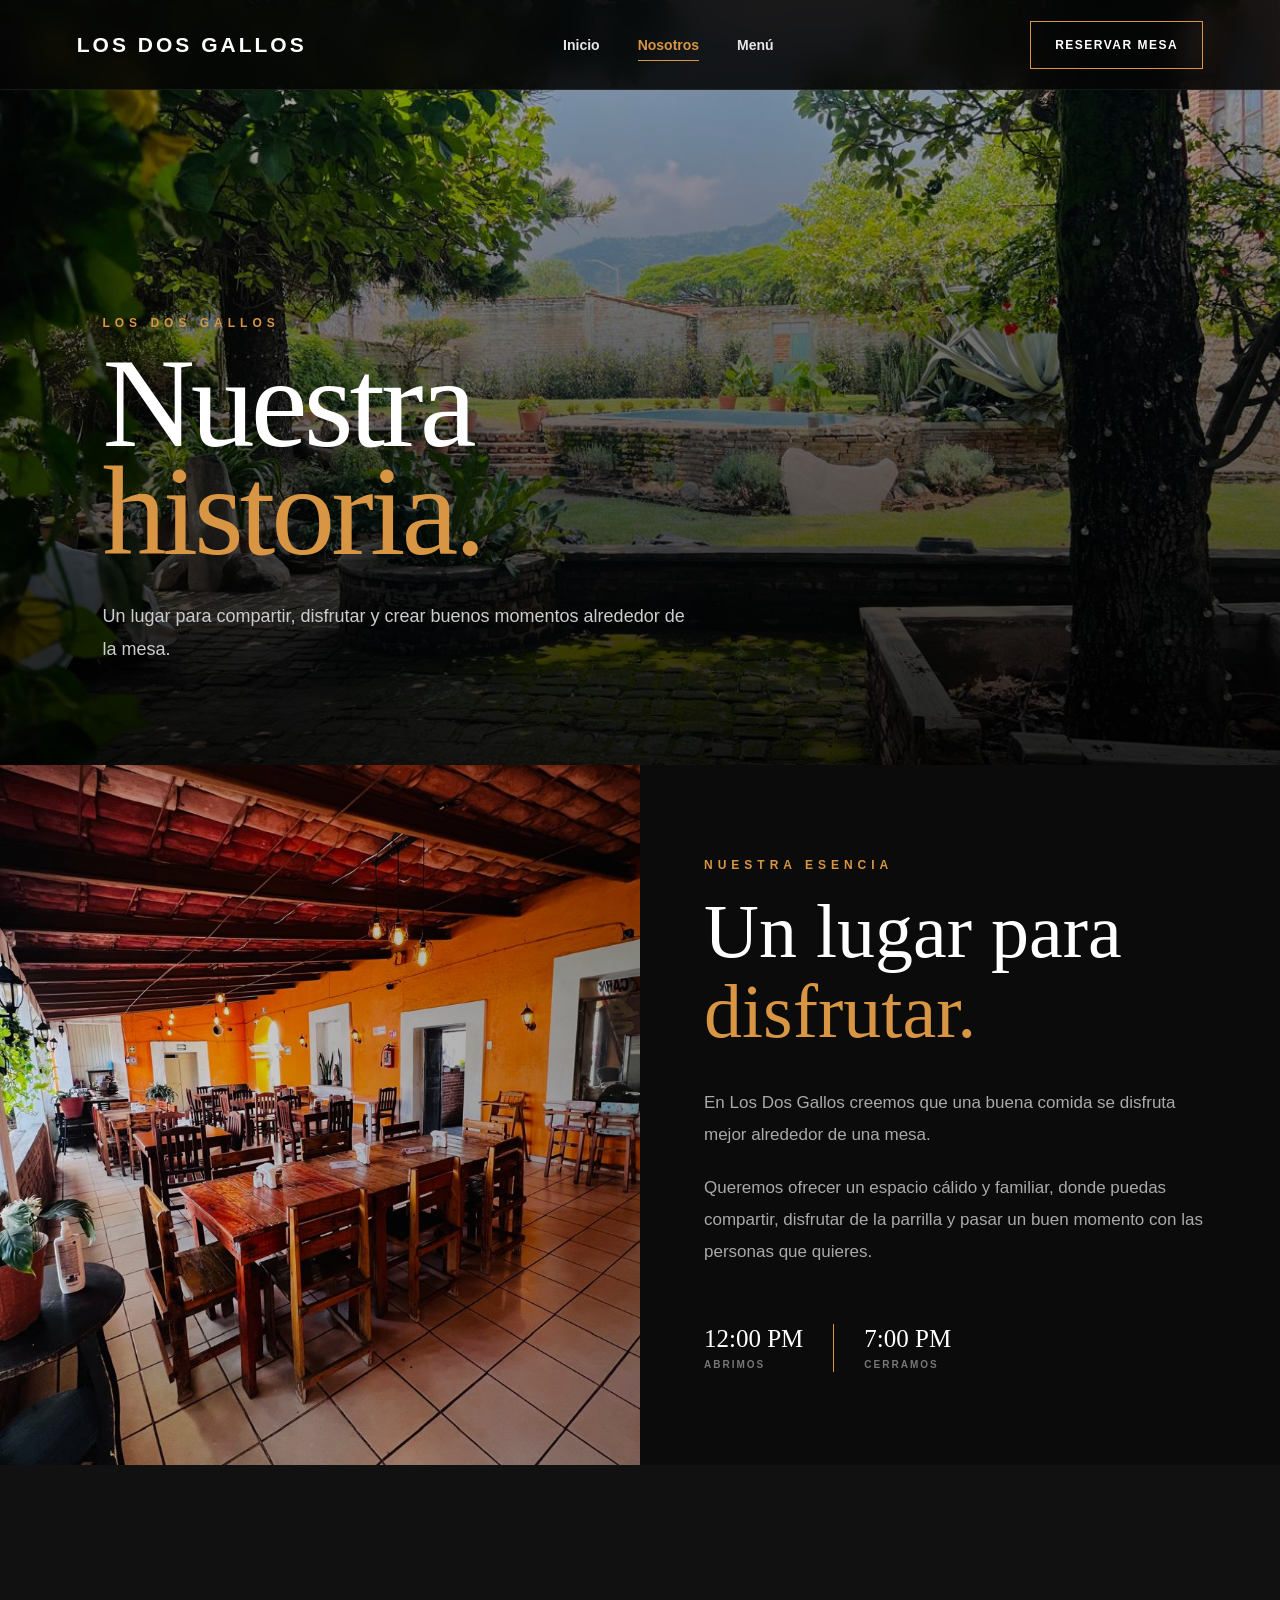
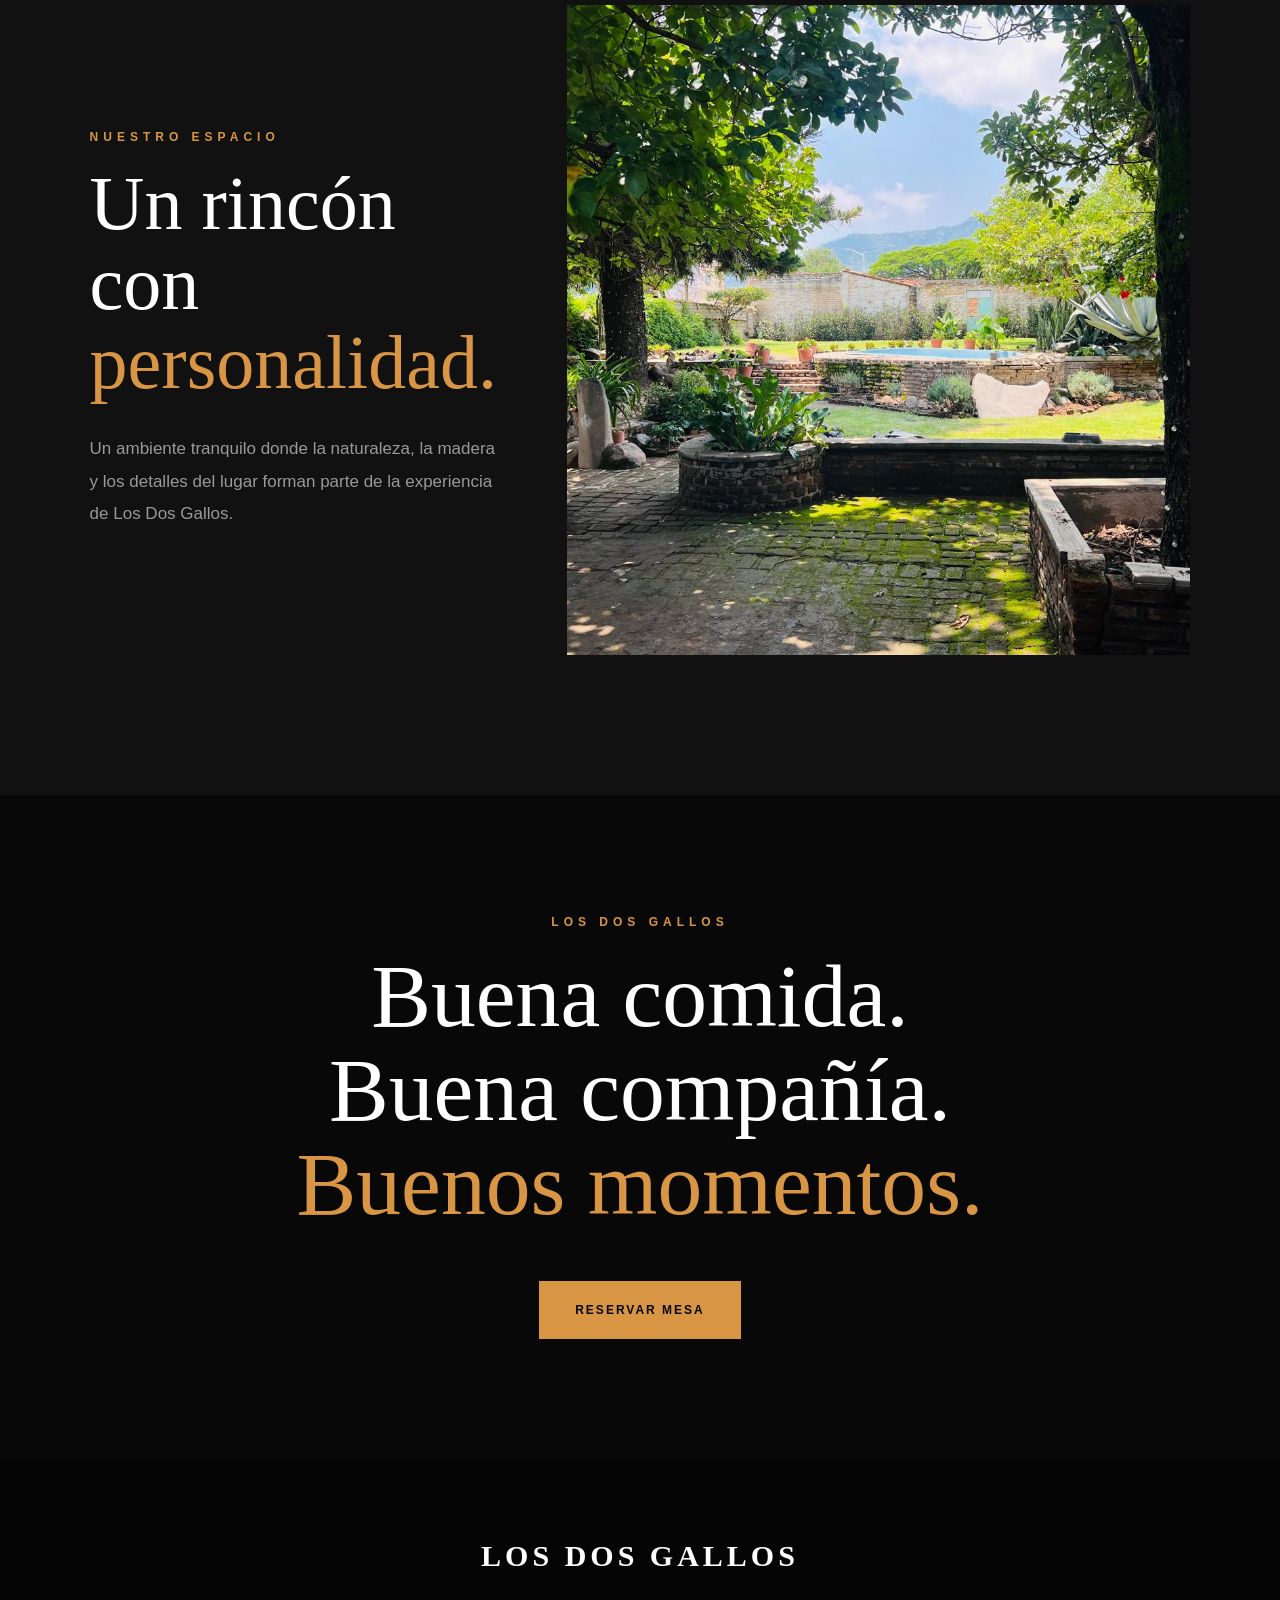
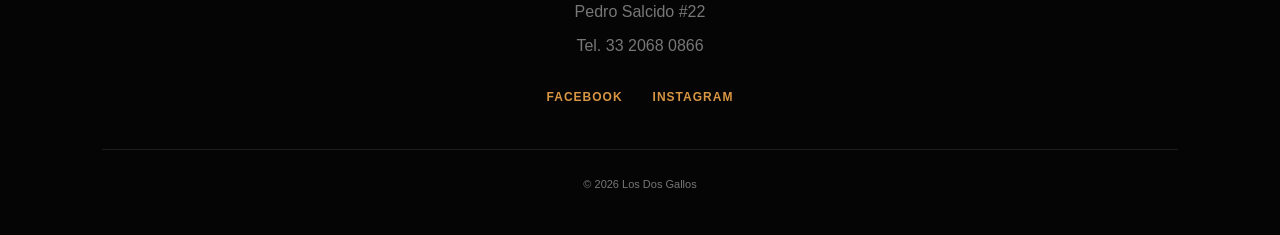
<file: nosotros.html>
<!DOCTYPE html>
<html lang="es">

<head>
    <meta charset="UTF-8">

    <meta
        name="viewport"
        content="width=device-width, initial-scale=1.0, viewport-fit=cover"
    >

    <title>Nosotros | Los Dos Gallos</title>

    <link rel="stylesheet" href="style.css?v=2">
</head>


<body>


    <!-- =========================
         HEADER
    ========================== -->

    <header class="header">

        <a href="index.html" class="logo">
            LOS DOS GALLOS
        </a>


        <nav class="navbar">

            <a href="index.html">
                Inicio
            </a>

            <a href="nosotros.html" class="active">
                Nosotros
            </a>

            <a href="menu.html">
                Menú
            </a>

        </nav>


        <a href="index.html#reserva" class="btn-reservar">
            Reservar mesa
        </a>

    </header>



    <!-- =========================
         PORTADA NOSOTROS
    ========================== -->

    <section class="nosotros-hero">

        <div class="nosotros-hero-fondo"></div>

        <div class="nosotros-hero-contenido reveal">

            <p class="section-label">
                LOS DOS GALLOS
            </p>

            <h1>
                Nuestra<br>
                <span>historia.</span>
            </h1>

            <p>
                Un lugar para compartir, disfrutar
                y crear buenos momentos alrededor de la mesa.
            </p>

        </div>

    </section>



    <!-- =========================
         NUESTRA ESENCIA
    ========================== -->

    <section class="nosotros">

        <div class="nosotros-imagen reveal-left">

            <img
                src="img/interior.png"
                alt="Interior de Los Dos Gallos"
            >

        </div>


        <div class="nosotros-contenido reveal">

            <p class="section-label">
                NUESTRA ESENCIA
            </p>

            <h2>
                Un lugar para<br>
                <span>disfrutar.</span>
            </h2>


            <p class="nosotros-texto">
                En Los Dos Gallos creemos que una buena comida
                se disfruta mejor alrededor de una mesa.
            </p>


            <p class="nosotros-texto">
                Queremos ofrecer un espacio cálido y familiar,
                donde puedas compartir, disfrutar de la parrilla
                y pasar un buen momento con las personas que quieres.
            </p>


            <div class="nosotros-detalle">

                <div>
                    <strong>12:00 PM</strong>
                    <span>Abrimos</span>
                </div>


                <div class="linea"></div>


                <div>
                    <strong>7:00 PM</strong>
                    <span>Cerramos</span>
                </div>

            </div>

        </div>

    </section>



    <!-- =========================
         JARDÍN
    ========================== -->

    <section class="historia-jardin">

        <div class="historia-jardin-texto reveal">

            <p class="section-label">
                NUESTRO ESPACIO
            </p>

            <h2>
                Un rincón con<br>
                <span>personalidad.</span>
            </h2>

            <p>
                Un ambiente tranquilo donde la naturaleza,
                la madera y los detalles del lugar forman parte
                de la experiencia de Los Dos Gallos.
            </p>

        </div>


        <div class="historia-jardin-imagen reveal-zoom">

            <img
                src="img/jardin.png"
                alt="Jardín de Los Dos Gallos"
                loading="lazy"
            >

        </div>

    </section>



    <!-- =========================
         FRASE
    ========================== -->

    <section class="frase-nosotros reveal">

        <p class="section-label">
            LOS DOS GALLOS
        </p>

        <h2>
            Buena comida.<br>
            Buena compañía.<br>
            <span>Buenos momentos.</span>
        </h2>

        <a href="index.html#reserva" class="hero-button">
            Reservar mesa
        </a>

    </section>



    <!-- =========================
         FOOTER
    ========================== -->

    <footer>

        <h3>LOS DOS GALLOS</h3>

        <p>
            Pedro Salcido #22
        </p>

        <p>
    <a href="tel:+523320680866">
        Tel. 33 2068 0866
    </a>
</p>


        <div class="redes">

    <a
        href="https://www.facebook.com/share/1J2gNFium3/"
        target="_blank"
        rel="noopener noreferrer"
    >
        Facebook
    </a>

    <a
        href="https://www.instagram.com/los.2.gallos?igsi=MWl1N3hsdjZ6Z2UxNQ=="
        target="_blank"
        rel="noopener noreferrer"
    >
        Instagram
    </a>

</div>


        <p class="copyright">
            © 2026 Los Dos Gallos
        </p>

    </footer>



    <!-- =========================
         NAVEGACIÓN MÓVIL
    ========================== -->

    <nav class="mobile-nav">

    <a href="index.html" 
        <svg viewBox="0 0 24 24" aria-hidden="true">
            <path d="M3 11.5L12 4l9 7.5v8a1 1 0 0 1-1 1h-5v-6H9v6H4a1 1 0 0 1-1-1z"/>
        </svg>
        <span>Inicio</span>
    </a>

    <a href="nosotros.html" class="active">
        <svg viewBox="0 0 24 24" aria-hidden="true">
            <circle cx="12" cy="8" r="4"/>
            <path d="M4 20c0-4 3.6-7 8-7s8 3 8 7"/>
        </svg>
        <span>Nosotros</span>
    </a>

    <a href="menu.html">
        <svg viewBox="0 0 24 24" aria-hidden="true">
            <path d="M5 4h14v16H5z"/>
            <path d="M8 8h8M8 12h8M8 16h5"/>
        </svg>
        <span>Menú</span>
    </a>

</nav>



    <script src="script.js?v=2"></script>

</body>

</html>
</file>
<file: style.css>
/* =========================================================
   LOS DOS GALLOS
   STYLE.CSS
   Diseño responsive: iPhone, Android, tablet y computadora
========================================================= */


/* =========================================================
   RESET
========================================================= */

* {
    margin: 0;
    padding: 0;
    box-sizing: border-box;
}

html {
    scroll-behavior: smooth;
    scroll-padding-top: 90px;
}

body {
    width: 100%;
    min-height: 100%;

    background: #0b0b0b;
    color: #f5f0e8;

    font-family: Arial, Helvetica, sans-serif;

    overflow-x: hidden;

    -webkit-font-smoothing: antialiased;
}

a {
    color: inherit;
    text-decoration: none;
}

button,
input,
select,
textarea {
    font-family: inherit;
}


/* =========================================================
   HEADER AL HACER SCROLL
========================================================= */

.header {
    transition:
        min-height 0.3s ease,
        background 0.3s ease,
        box-shadow 0.3s ease,
        padding 0.3s ease;
}


.header.header-scroll {
    min-height: 70px;

    background: rgba(5, 5, 5, 0.97);

    box-shadow:
        0 8px 30px rgba(0, 0, 0, 0.35);
}


.logo {
    transition:
        font-size 0.3s ease,
        letter-spacing 0.3s ease;
}


.header.header-scroll .logo {
    font-size: 18px;

    letter-spacing: 2px;
}


.btn-reservar {
    transition:
        min-height 0.3s ease,
        padding 0.3s ease,
        background 0.3s ease,
        color 0.3s ease,
        transform 0.3s ease;
}


.header.header-scroll .btn-reservar {
    min-height: 42px;

    padding-left: 19px;
    padding-right: 19px;
}

/* =========================================================
   HEADER
========================================================= */

.header {
    width: 100%;

    min-height: 90px;

    position: fixed;

    top: 0;
    left: 0;

    z-index: 1000;

    display: flex;
    align-items: center;
    justify-content: space-between;

    padding-left: 6%;
    padding-right: 6%;

    background: rgba(5, 5, 5, 0.88);

    backdrop-filter: blur(12px);
    -webkit-backdrop-filter: blur(12px);

    border-bottom: 1px solid rgba(255, 255, 255, 0.08);
}


/* =========================================================
   LOGO
========================================================= */

.logo {
    color: #ffffff;

    font-size: 21px;
    font-weight: 900;

    letter-spacing: 3px;

    white-space: nowrap;
}


/* =========================================================
   NAVEGACIÓN
========================================================= */

.navbar {
    display: flex;
    align-items: center;

    gap: 38px;
}

.navbar a {
    position: relative;

    color: #e7e7e7;

    font-size: 14px;
    font-weight: 600;

    transition: color 0.3s ease;
}

.navbar a::after {
    content: "";

    position: absolute;

    width: 0;
    height: 1px;

    bottom: -8px;
    left: 0;

    background: #d89543;

    transition: width 0.3s ease;
}

.navbar a:hover {
    color: #d89543;
}

.navbar a:hover::after {
    width: 100%;
}

.navbar a.active {
    color: #d89543;
}

.navbar a.active::after {
    width: 100%;
}


/* =========================================================
   BOTÓN HEADER
========================================================= */

.btn-reservar {
    display: inline-flex;

    align-items: center;
    justify-content: center;

    min-height: 48px;

    padding: 0 24px;

    border: 1px solid #d89543;

    color: #ffffff;

    font-size: 12px;
    font-weight: 800;

    letter-spacing: 1.5px;

    text-transform: uppercase;

    white-space: nowrap;

    transition:
        background 0.3s ease,
        color 0.3s ease,
        transform 0.3s ease;
}

.btn-reservar:hover {
    background: #d89543;

    color: #080808;

    transform: translateY(-2px);
}


/* =========================================================
   HERO / PORTADA
========================================================= */

.hero {
    width: 100%;

    min-height: 100vh;
    min-height: 100svh;

    position: relative;

    display: flex;
    align-items: center;

    padding:
        150px
        8%
        90px;

    background:
        linear-gradient(
            90deg,
            rgba(0, 0, 0, 0.96) 0%,
            rgba(0, 0, 0, 0.86) 38%,
            rgba(0, 0, 0, 0.58) 68%,
            rgba(0, 0, 0, 0.32) 100%
        ),
        url("img/portada.png");

    background-size: cover;

    background-position: center center;

    background-repeat: no-repeat;
}


/* Oscurecimiento inferior */

.hero::after {
    content: "";

    position: absolute;

    left: 0;
    bottom: 0;

    width: 100%;
    height: 220px;

    background:
        linear-gradient(
            transparent,
            #0b0b0b
        );

    pointer-events: none;
}


/* =========================================================
   CONTENIDO HERO
========================================================= */

.hero-content {
    position: relative;

    z-index: 2;

    width: 100%;
    max-width: 820px;
}

.hero-subtitle {
    color: #d89543;

    font-size: 13px;
    font-weight: 800;

    letter-spacing: 5px;

    line-height: 1.5;

    margin-bottom: 28px;
}

.hero h1 {
    color: #ffffff;

    font-family: Georgia, "Times New Roman", serif;

    font-size: clamp(72px, 10vw, 145px);

    font-weight: 400;

    line-height: 0.8;

    letter-spacing: -5px;

    margin-bottom: 38px;
}

.hero h1 span {
    color: #d89543;
}

.hero-text {
    max-width: 600px;

    color: #d0d0d0;

    font-size: 18px;

    line-height: 1.7;

    margin-bottom: 38px;
}


/* =========================================================
   BOTÓN HERO
========================================================= */

.hero-button {
    display: inline-flex;

    align-items: center;
    justify-content: center;

    min-height: 58px;

    padding: 0 36px;

    background: #d89543;

    color: #080808;

    font-size: 12px;
    font-weight: 900;

    letter-spacing: 2px;

    text-transform: uppercase;

    transition:
        background 0.3s ease,
        transform 0.3s ease;
}

.hero-button:hover {
    background: #ffffff;

    transform: translateY(-3px);
}


/* =========================================================
   TÍTULOS GENERALES
========================================================= */

.section-label {
    color: #d89543;

    font-size: 12px;
    font-weight: 800;

    letter-spacing: 5px;

    text-transform: uppercase;

    margin-bottom: 20px;
}

section h2 {
    color: #ffffff;

    font-family: Georgia, "Times New Roman", serif;

    font-size: clamp(42px, 6vw, 76px);

    font-weight: 400;

    line-height: 1.05;

    margin-bottom: 30px;
}


/* =========================================================
   SOBRE NOSOTROS
========================================================= */

.nosotros {
    width: 100%;

    display: grid;

    grid-template-columns: 1fr 1fr;

    background: #0b0b0b;

    overflow: hidden;
}


/* FOTO */

.nosotros-imagen {
    position: relative;

    min-height: 700px;

    overflow: hidden;
}

.nosotros-imagen::after {
    content: "";

    position: absolute;

    inset: 0;

    background:
        linear-gradient(
            90deg,
            rgba(0, 0, 0, 0.05),
            rgba(0, 0, 0, 0.35)
        );
}

.nosotros-imagen img {
    width: 100%;
    height: 100%;

    position: absolute;

    object-fit: cover;

    object-position: center;

    transition: transform 0.8s ease;
}

.nosotros-imagen:hover img {
    transform: scale(1.03);
}


/* CONTENIDO */

.nosotros-contenido {
    min-height: 700px;

    display: flex;

    flex-direction: column;

    justify-content: center;

    padding: 90px 10%;
}

.nosotros-contenido h2 {
    margin-bottom: 35px;
}

.nosotros-contenido h2 span {
    color: #d89543;
}

.nosotros-texto {
    max-width: 560px;

    color: #a9a9a9;

    font-size: 17px;

    line-height: 1.9;

    margin-bottom: 20px;
}


/* HORARIO PEQUEÑO */

.nosotros-detalle {
    display: flex;

    align-items: center;

    gap: 30px;

    margin-top: 35px;
}

.nosotros-detalle div:not(.linea) {
    display: flex;

    flex-direction: column;

    gap: 6px;
}

.nosotros-detalle strong {
    color: #ffffff;

    font-family: Georgia, "Times New Roman", serif;

    font-size: 25px;

    font-weight: 400;
}

.nosotros-detalle span {
    color: #777777;

    font-size: 10px;

    font-weight: bold;

    letter-spacing: 2px;

    text-transform: uppercase;
}

.nosotros-detalle .linea {
    width: 1px;

    height: 48px;

    background: #d89543;
}


/* =========================================================
   GALERÍA
========================================================= */

.galeria {
    width: 100%;

    padding: 120px 6%;

    background: #111111;

    text-align: center;
}

.galeria-grid {
    width: 100%;
    max-width: 1400px;

    margin: 60px auto 0;

    display: grid;

    grid-template-columns: repeat(2, minmax(0, 1fr));

    gap: 15px;
}

.foto {
    width: 100%;

    min-height: 430px;

    position: relative;

    display: flex;

    align-items: center;
    justify-content: center;

    overflow: hidden;

    background:
        linear-gradient(
            rgba(0, 0, 0, 0.2),
            rgba(0, 0, 0, 0.7)
        ),
        #242424;

    color: #8c8c8c;

    font-size: 14px;

    transition:
        transform 0.35s ease,
        background 0.35s ease;
}

.foto:hover {
    transform: scale(0.99);
}


/* =========================================================
   EXPERIENCIA / FOTOS INICIO
========================================================= */

.experiencia {
    width: 100%;

    padding: 130px 6%;

    background: #0b0b0b;

    overflow: hidden;
}


/* INTRO */

.experiencia-intro {
    max-width: 850px;

    margin: 0 auto 120px;

    text-align: center;
}

.experiencia-intro h2 span {
    color: #d89543;
}

.experiencia-intro > p:last-child {
    max-width: 620px;

    margin: 0 auto;

    color: #999999;

    font-size: 17px;

    line-height: 1.8;
}


/* CADA BLOQUE */

.experiencia-item {
    width: 100%;
    max-width: 1350px;

    margin: 0 auto 150px;

    display: grid;

    grid-template-columns: 1.3fr 0.7fr;

    align-items: center;

    gap: 80px;
}


/* ALTERNA FOTO Y TEXTO */

.experiencia-invertido {
    grid-template-columns: 0.7fr 1.3fr;
}

.experiencia-invertido .experiencia-foto {
    order: 2;
}

.experiencia-invertido .experiencia-texto {
    order: 1;
}


/* FOTOS */

.experiencia-foto {
    width: 100%;

    height: 620px;

    overflow: hidden;
}

.experiencia-foto img {
    width: 100%;
    height: 100%;

    display: block;

    object-fit: cover;

    transition: transform 1.2s ease;
}

.experiencia-foto:hover img {
    transform: scale(1.03);
}


/* TEXTO */

.experiencia-texto {
    max-width: 430px;
}

.experiencia-texto > span {
    display: block;

    color: #d89543;

    font-size: 11px;
    font-weight: 800;

    letter-spacing: 4px;

    margin-bottom: 25px;
}

.experiencia-texto h3 {
    color: #ffffff;

    font-family: Georgia, "Times New Roman", serif;

    font-size: clamp(38px, 4vw, 58px);

    font-weight: 400;

    line-height: 1.05;

    margin-bottom: 30px;
}

.experiencia-texto p {
    color: #999999;

    font-size: 16px;

    line-height: 1.9;
}


/* =========================================================
   ANIMACIONES AL HACER SCROLL
========================================================= */

.reveal {
    opacity: 0;

    transform: translateY(45px);

    transition:
        opacity 0.9s ease,
        transform 0.9s ease;
}

.reveal-left {
    opacity: 0;

    transform: translateX(-55px);

    transition:
        opacity 0.9s ease,
        transform 0.9s ease;
}

.reveal-right {
    opacity: 0;

    transform: translateX(55px);

    transition:
        opacity 0.9s ease,
        transform 0.9s ease;
}

.reveal-zoom {
    opacity: 0;

    transform: scale(0.94);

    transition:
        opacity 1s ease,
        transform 1s ease;
}


/* CUANDO ENTRAN A PANTALLA */

.reveal.visible,
.reveal-left.visible,
.reveal-right.visible,
.reveal-zoom.visible {
    opacity: 1;

    transform: translate(0, 0) scale(1);
}

/* =========================================================
   HORARIO
========================================================= */

.horario {
    width: 100%;

    padding: 150px 8%;

    text-align: center;

    background:
        linear-gradient(
            rgba(0, 0, 0, 0.72),
            rgba(0, 0, 0, 0.92)
        ),
        #161616;
}

.horario-grande {
    color: #d89543;

    font-family: Georgia, "Times New Roman", serif;

    font-size: clamp(32px, 5vw, 60px);

    line-height: 1.25;
}


/* =========================================================
   UBICACIÓN
========================================================= */

.ubicacion {
    width: 100%;

    min-height: 650px;

    display: flex;
    align-items: center;
    justify-content: center;

    padding: 120px 8%;

    text-align: center;

    background:
        radial-gradient(
            circle at center,
            rgba(216, 149, 67, 0.08),
            transparent 55%
        ),
        #0c0c0c;
}


.ubicacion-contenido {
    width: 100%;
    max-width: 800px;
}


.ubicacion h2 span {
    color: #d89543;
}


.direccion {
    color: #ffffff;

    font-family: Georgia, "Times New Roman", serif;

    font-size: 25px;

    margin-bottom: 12px;
}


.horario-ubicacion {
    color: #888888;

    font-size: 15px;

    margin-bottom: 40px;
}


.ubicacion-botones {
    display: flex;

    align-items: center;
    justify-content: center;

    gap: 15px;
}


/* BOTÓN MAPA */

.btn-mapa,
.btn-telefono {
    min-width: 180px;
    min-height: 56px;

    display: inline-flex;

    align-items: center;
    justify-content: center;

    padding: 0 28px;

    font-size: 11px;
    font-weight: 900;

    letter-spacing: 2px;

    text-transform: uppercase;

    transition: 0.3s ease;
}


.btn-mapa {
    background: #d89543;

    border: 1px solid #d89543;

    color: #080808;
}


.btn-mapa:hover {
    background: #ffffff;

    border-color: #ffffff;

    transform: translateY(-2px);
}


.btn-telefono {
    border: 1px solid #444444;

    color: #ffffff;
}


.btn-telefono:hover {
    border-color: #d89543;

    color: #d89543;

    transform: translateY(-2px);
}

/* =========================================================
   RESERVACIÓN
========================================================= */

.reserva {
    width: 100%;

    min-height: 560px;

    display: flex;

    flex-direction: column;

    align-items: center;
    justify-content: center;

    padding: 110px 8%;

    text-align: center;

    background: #151515;
}

.reserva > p:not(.section-label) {
    color: #aaaaaa;

    font-size: 18px;

    line-height: 1.7;

    margin-bottom: 35px;
}

.btn-reserva-grande {
    min-height: 58px;

    padding: 0 40px;

    border: 0;

    background: #d89543;

    color: #080808;

    cursor: pointer;

    font-size: 12px;
    font-weight: 900;

    letter-spacing: 2px;

    text-transform: uppercase;

    transition:
        background 0.3s ease,
        transform 0.3s ease;
}

.btn-reserva-grande:hover {
    background: #ffffff;

    transform: translateY(-3px);
}


/* =========================================================
   FOOTER
========================================================= */

footer {
    width: 100%;

    padding:
        80px
        8%
        35px;

    background: #050505;

    color: #777777;

    text-align: center;
}

footer h3 {
    color: #ffffff;

    font-family: Georgia, "Times New Roman", serif;

    font-size: 30px;

    letter-spacing: 4px;

    margin-bottom: 25px;
}

footer p {
    line-height: 1.7;

    margin-bottom: 7px;
}

.redes {
    display: flex;

    align-items: center;
    justify-content: center;

    gap: 30px;

    margin: 30px 0;
}

.redes a {
    color: #d89543;

    font-size: 12px;
    font-weight: 800;

    letter-spacing: 1px;

    text-transform: uppercase;

    transition: color 0.3s ease;
}

.redes a:hover {
    color: #ffffff;
}

.copyright {
    margin-top: 45px;

    padding-top: 25px;

    border-top: 1px solid #1d1d1d;

    font-size: 11px;
}

/* =========================================================
   NAVEGACIÓN INFERIOR MÓVIL
========================================================= */

.mobile-nav {
    display: none;
}


/* =========================================================
   PÁGINA NOSOTROS
========================================================= */


/* PORTADA */

.nosotros-hero {
    position: relative;

    width: 100%;
    min-height: 85vh;
    min-height: 85svh;

    display: flex;
    align-items: flex-end;

    padding: 150px 8% 100px;

    overflow: hidden;
}


.nosotros-hero-fondo {
    position: absolute;

    inset: 0;

    background:
        linear-gradient(
            180deg,
            rgba(0, 0, 0, 0.25),
            rgba(0, 0, 0, 0.85)
        ),
        url("img/jardin.png");

    background-size: cover;
    background-position: center;

    transform: scale(1.02);
}


.nosotros-hero-contenido {
    position: relative;

    z-index: 2;

    max-width: 900px;
}


.nosotros-hero h1 {
    color: #ffffff;

    font-family: Georgia, "Times New Roman", serif;

    font-size: clamp(70px, 10vw, 140px);

    font-weight: 400;

    line-height: 0.84;

    letter-spacing: -4px;

    margin-bottom: 35px;
}


.nosotros-hero h1 span {
    color: #d89543;
}


.nosotros-hero-contenido > p:last-child {
    max-width: 600px;

    color: #cccccc;

    font-size: 18px;

    line-height: 1.8;
}


/* =========================================================
   JARDÍN / HISTORIA
========================================================= */

.historia-jardin {
    width: 100%;

    display: grid;

    grid-template-columns: 0.75fr 1.25fr;

    align-items: center;

    gap: 70px;

    padding: 140px 7%;

    background: #111111;
}


.historia-jardin-texto {
    max-width: 500px;
}


.historia-jardin-texto h2 span {
    color: #d89543;
}


.historia-jardin-texto > p:last-child {
    color: #999999;

    font-size: 17px;

    line-height: 1.9;
}


.historia-jardin-imagen {
    width: 100%;

    height: 650px;

    overflow: hidden;
}


.historia-jardin-imagen img {
    width: 100%;
    height: 100%;

    display: block;

    object-fit: cover;

    transition: transform 1s ease;
}


.historia-jardin-imagen:hover img {
    transform: scale(1.03);
}


/* =========================================================
   FRASE FINAL NOSOTROS
========================================================= */

.frase-nosotros {
    min-height: 650px;

    display: flex;

    flex-direction: column;

    align-items: center;
    justify-content: center;

    text-align: center;

    padding: 120px 7%;

    background: #080808;
}


.frase-nosotros h2 {
    font-size: clamp(50px, 7vw, 90px);

    line-height: 1.05;

    margin-bottom: 50px;
}


.frase-nosotros h2 span {
    color: #d89543;
}


/* =========================================================
   PÁGINA MENÚ
========================================================= */


/* PORTADA */

.menu-hero {
    position: relative;

    width: 100%;
    min-height: 85vh;
    min-height: 85svh;

    display: flex;
    align-items: flex-end;

    padding: 150px 8% 100px;

    overflow: hidden;
}


.menu-hero-fondo {
    position: absolute;

    inset: 0;

    background:
        linear-gradient(
            180deg,
            rgba(0, 0, 0, 0.25),
            rgba(0, 0, 0, 0.9)
        ),
        url("img/platillo-1.png");

    background-size: cover;

    background-position: center;

    transform: scale(1.02);
}


.menu-hero-contenido {
    position: relative;

    z-index: 2;

    max-width: 900px;
}


.menu-hero h1 {
    color: #ffffff;

    font-family: Georgia, "Times New Roman", serif;

    font-size: clamp(70px, 10vw, 140px);

    font-weight: 400;

    line-height: 0.84;

    letter-spacing: -4px;

    margin-bottom: 35px;
}


.menu-hero h1 span {
    color: #d89543;
}


.menu-hero-contenido > p:last-child {
    max-width: 580px;

    color: #cccccc;

    font-size: 18px;

    line-height: 1.8;
}


/* =========================================================
   MENÚ PRÓXIMAMENTE
========================================================= */

.menu-proximamente {
    width: 100%;

    display: grid;

    grid-template-columns: 0.8fr 1.2fr;

    align-items: center;

    gap: 80px;

    padding: 140px 7%;

    background: #0b0b0b;
}


.menu-proximamente-contenido {
    max-width: 520px;
}


.menu-proximamente-contenido h2 span {
    color: #d89543;
}


.menu-proximamente-contenido > p:not(.section-label) {
    color: #999999;

    font-size: 17px;

    line-height: 1.9;

    margin-bottom: 40px;
}


.menu-proximamente-imagen {
    width: 100%;

    height: 650px;

    overflow: hidden;
}


.menu-proximamente-imagen img {
    width: 100%;
    height: 100%;

    display: block;

    object-fit: cover;

    transition: transform 1s ease;
}


.menu-proximamente-imagen:hover img {
    transform: scale(1.03);
}


/* =========================================================
   DESTACADO MENÚ
========================================================= */

.menu-destacado {
    width: 100%;

    display: grid;

    grid-template-columns: 1.2fr 0.8fr;

    align-items: center;

    gap: 80px;

    padding: 140px 7%;

    background: #111111;
}


.menu-destacado-imagen {
    height: 650px;

    overflow: hidden;
}


.menu-destacado-imagen img {
    width: 100%;
    height: 100%;

    display: block;

    object-fit: cover;
}


.menu-destacado-texto {
    max-width: 500px;
}


.menu-destacado-texto h2 span {
    color: #d89543;
}


.menu-destacado-texto > p:last-child {
    color: #999999;

    font-size: 17px;

    line-height: 1.9;
}


/* =========================================================
   MODAL RESERVACIÓN
========================================================= */

.modal-reserva {
    position: fixed;

    inset: 0;

    z-index: 10000;

    display: flex;

    align-items: center;
    justify-content: center;

    padding: 30px;

    opacity: 0;

    visibility: hidden;

    pointer-events: none;

    transition:
        opacity 0.3s ease,
        visibility 0.3s ease;
}


.modal-reserva.activo {
    opacity: 1;

    visibility: visible;

    pointer-events: auto;
}


/* FONDO */

.modal-reserva-overlay {
    position: absolute;

    inset: 0;

    background: rgba(0, 0, 0, 0.85);

    backdrop-filter: blur(8px);
    -webkit-backdrop-filter: blur(8px);
}


/* CAJA */

.modal-reserva-contenido {
    position: relative;

    z-index: 2;

    width: 100%;
    max-width: 620px;

    max-height: 90vh;
    max-height: 90svh;

    overflow-y: auto;

    padding: 60px;

    background: #111111;

    border: 1px solid rgba(216, 149, 67, 0.35);

    box-shadow:
        0 30px 80px rgba(0, 0, 0, 0.6);

    transform: translateY(30px) scale(0.97);

    transition: transform 0.35s ease;
}


.modal-reserva.activo .modal-reserva-contenido {
    transform: translateY(0) scale(1);
}


/* IMPEDIR SCROLL DE FONDO */

body.modal-abierto {
    overflow: hidden;
}


/* BOTÓN CERRAR */

.cerrar-reserva {
    position: absolute;

    top: 20px;
    right: 22px;

    width: 42px;
    height: 42px;

    border: 0;

    background: transparent;

    color: #ffffff;

    cursor: pointer;

    font-family: Arial, sans-serif;

    font-size: 33px;

    font-weight: 200;

    line-height: 1;
}


/* CABECERA */

.reserva-encabezado {
    margin-bottom: 45px;
}


.reserva-encabezado h2 {
    color: #ffffff;

    font-family: Georgia, "Times New Roman", serif;

    font-size: 60px;

    font-weight: 400;

    line-height: 0.95;

    margin-bottom: 25px;
}


.reserva-encabezado h2 span {
    color: #d89543;
}


.reserva-encabezado > p:last-child {
    max-width: 470px;

    color: #999999;

    font-size: 15px;

    line-height: 1.7;
}


/* FORMULARIO */

#formReserva {
    display: flex;

    flex-direction: column;

    gap: 23px;
}


.campo-reserva {
    display: flex;

    flex-direction: column;

    gap: 9px;
}


.campo-reserva label {
    color: #bbbbbb;

    font-size: 10px;

    font-weight: 800;

    letter-spacing: 1.5px;

    text-transform: uppercase;
}


.campo-reserva label span {
    color: #666666;

    font-weight: 500;
}


/* INPUTS */

.campo-reserva input,
.campo-reserva select,
.campo-reserva textarea {
    width: 100%;

    min-height: 55px;

    border: 1px solid #333333;

    outline: none;

    background: #080808;

    color: #ffffff;

    padding: 0 16px;

    border-radius: 0;

    font-size: 16px;

    transition:
        border-color 0.3s ease,
        background 0.3s ease;
}


.campo-reserva textarea {
    min-height: 100px;

    resize: vertical;

    padding-top: 16px;

    line-height: 1.5;
}


.campo-reserva input:focus,
.campo-reserva select:focus,
.campo-reserva textarea:focus {
    border-color: #d89543;

    background: #0c0c0c;
}


/* FECHA + HORA */

.reserva-doble {
    display: grid;

    grid-template-columns: 1fr 1fr;

    gap: 15px;
}


/* BOTÓN WHATSAPP */

.enviar-whatsapp {
    width: 100%;

    min-height: 62px;

    margin-top: 10px;

    border: 0;

    background: #d89543;

    color: #080808;

    cursor: pointer;

    font-size: 11px;

    font-weight: 900;

    letter-spacing: 2px;

    text-transform: uppercase;

    transition:
        background 0.3s ease,
        transform 0.3s ease;
}


.enviar-whatsapp:hover {
    background: #ffffff;

    transform: translateY(-2px);
}


.aviso-reserva {
    color: #666666;

    font-size: 11px;

    line-height: 1.6;

    text-align: center;
}


/* =========================================================
   ANIMACIÓN DE ENTRADA - PORTADA
========================================================= */

.hero {
    overflow: hidden;
}


/* Texto pequeño */

.hero-subtitle {
    opacity: 0;

    animation:
        heroSubtitulo 0.8s ease forwards;

    animation-delay: 0.15s;
}


/* Título */

.hero h1 {
    opacity: 0;

    animation:
        heroTitulo 1s cubic-bezier(0.22, 1, 0.36, 1) forwards;

    animation-delay: 0.3s;
}


/* Texto */

.hero-text {
    opacity: 0;

    animation:
        heroTexto 0.8s ease forwards;

    animation-delay: 0.55s;
}


/* Botón */

.hero-button {
    opacity: 0;

    animation:
        heroBoton 0.8s ease forwards;

    animation-delay: 0.7s;
}


/* =========================
   KEYFRAMES
========================= */

@keyframes heroSubtitulo {

    from {
        opacity: 0;
        transform: translateY(18px);
    }

    to {
        opacity: 1;
        transform: translateY(0);
    }

}


@keyframes heroTitulo {

    from {
        opacity: 0;
        transform: translateY(45px);
    }

    to {
        opacity: 1;
        transform: translateY(0);
    }

}


@keyframes heroTexto {

    from {
        opacity: 0;
        transform: translateY(20px);
    }

    to {
        opacity: 1;
        transform: translateY(0);
    }

}


@keyframes heroBoton {

    from {
        opacity: 0;
        transform: translateY(20px);
    }

    to {
        opacity: 1;
        transform: translateY(0);
    }

}

/* =========================================================
   MENÚ REAL
========================================================= */

.menu-real {
    width: 100%;

    background: #080808;
}


/* CATEGORÍAS */

.menu-categorias {
    position: sticky;

    top: 70px;

    z-index: 500;

    width: 100%;

    display: flex;

    gap: 8px;

    overflow-x: auto;

    padding: 15px 6%;

    background: rgba(5, 5, 5, 0.96);

    backdrop-filter: blur(12px);
    -webkit-backdrop-filter: blur(12px);

    border-bottom: 1px solid rgba(255,255,255,0.08);

    scrollbar-width: none;
}

.menu-categorias::-webkit-scrollbar {
    display: none;
}

.menu-categorias a {
    flex: 0 0 auto;

    padding: 11px 17px;

    border: 1px solid #292929;

    color: #999;

    font-size: 10px;
    font-weight: 800;

    letter-spacing: 1px;

    text-transform: uppercase;

    transition: 0.3s ease;
}

.menu-categorias a:hover {
    color: #080808;

    background: #d89543;

    border-color: #d89543;
}


/* SECCIONES */

.menu-seccion {
    width: 100%;

    max-width: 1250px;

    margin: 0 auto;

    padding: 130px 7%;

    scroll-margin-top: 140px;

    border-bottom: 1px solid #1b1b1b;
}


.menu-seccion-titulo {
    margin-bottom: 55px;
}


.menu-seccion-titulo > span {
    display: block;

    color: #555;

    font-size: 11px;

    letter-spacing: 4px;

    margin-bottom: 18px;
}


.menu-seccion-titulo h2 {
    margin-bottom: 0;
}


/* LISTA */

.menu-lista {
    display: grid;

    grid-template-columns: repeat(2, minmax(0, 1fr));

    gap: 0 60px;
}


.menu-producto {
    min-height: 95px;

    display: flex;

    flex-direction: column;

    justify-content: center;

    padding: 22px 0;

    border-bottom: 1px solid #242424;
}


.menu-producto h3 {
    color: #f2eee7;

    font-family: Georgia, "Times New Roman", serif;

    font-size: 25px;

    font-weight: 400;
}


.menu-producto p {
    color: #777;

    font-size: 13px;

    line-height: 1.6;

    margin-top: 7px;
}


.menu-producto-destacado h3 {
    color: #d89543;
}


/* CORTES ESPECIALES */

.menu-destacados {
    display: grid;

    grid-template-columns: repeat(2, 1fr);

    gap: 15px;

    margin-bottom: 60px;
}


.corte-destacado {
    min-height: 290px;

    display: flex;

    flex-direction: column;

    justify-content: flex-end;

    padding: 35px;

    background:
        linear-gradient(
            145deg,
            rgba(216,149,67,0.12),
            rgba(255,255,255,0.015)
        ),
        #101010;

    border: 1px solid #252525;
}


.corte-destacado > span {
    color: #d89543;

    font-size: 9px;

    font-weight: 800;

    letter-spacing: 3px;

    text-transform: uppercase;

    margin-bottom: 18px;
}


.corte-destacado h3 {
    color: #fff;

    font-family: Georgia, "Times New Roman", serif;

    font-size: 45px;

    font-weight: 400;

    margin-bottom: 15px;
}


.corte-destacado p {
    max-width: 350px;

    color: #888;

    font-size: 14px;

    line-height: 1.7;
}


/* TÉRMINOS */

.terminos-carne {
    margin-top: 60px;

    padding: 35px;

    border: 1px solid #252525;
}


.terminos-carne > div {
    display: flex;

    gap: 15px;

    flex-wrap: wrap;
}


.terminos-carne > div span {
    padding: 12px 18px;

    border: 1px solid #333;

    color: #ccc;

    font-size: 11px;

    text-transform: uppercase;

    letter-spacing: 1px;
}


/* SUBGRUPOS */

.menu-subgrupo {
    margin-top: 70px;
}


.menu-subgrupo > h3 {
    color: #d89543;

    font-family: Georgia, "Times New Roman", serif;

    font-size: 36px;

    font-weight: 400;

    margin-bottom: 25px;
}


/* NOTA */

.menu-nota {
    color: #777;

    font-size: 12px;

    margin-top: 30px;

    letter-spacing: 1px;

    text-transform: uppercase;
}


/* RESERVACIÓN */

.menu-reservar {
    min-height: 600px;

    display: flex;

    flex-direction: column;

    align-items: center;
    justify-content: center;

    text-align: center;

    padding: 100px 7%;

    background: #111;
}


.menu-reservar h2 span {
    color: #d89543;
}


.menu-reservar > p:not(.section-label) {
    color: #888;

    margin-bottom: 35px;
}

/* =========================================================
   GALERÍA DESLIZABLE
========================================================= */

.slider-galeria {
    width: 100%;
    padding: 120px 0;
    background: #0b0b0b;
    overflow: hidden;
}


/* CABECERA */

.slider-header {
    display: flex;
    align-items: flex-end;
    justify-content: space-between;

    gap: 25px;

    padding: 0 7%;
    margin-bottom: 45px;
}

.slider-header h2 span {
    color: #d89543;
}


/* BOTONES */

.slider-botones {
    display: flex;
    gap: 10px;
}

.slider-btn {
    width: 54px;
    height: 54px;

    display: flex;
    align-items: center;
    justify-content: center;

    border: 1px solid rgba(255, 255, 255, 0.15);
    border-radius: 50%;

    background: rgba(15, 15, 15, 0.9);
    color: #ffffff;

    cursor: pointer;

    font-size: 20px;

    transition:
        background 0.3s ease,
        color 0.3s ease,
        transform 0.3s ease;
}

.slider-btn:hover {
    background: #d89543;
    color: #080808;

    transform: scale(1.07);
}


/* CONTENEDOR */

.slider-wrapper {
    width: 100%;
    overflow: hidden;
}


/* TRACK */

.slider-track {
    display: flex;

    gap: 14px;

    overflow-x: auto;
    overscroll-behavior-x: contain;

    scroll-behavior: smooth;
    scroll-snap-type: x mandatory;

    padding:
        0
        7%
        10px;

    scrollbar-width: none;

    -webkit-overflow-scrolling: touch;
}

.slider-track::-webkit-scrollbar {
    display: none;
}


/* CADA FOTO */

.slider-item {
    flex: 0 0 32%;

    height: 500px;

    border-radius: 2px;

    overflow: hidden;

    scroll-snap-align: start;

    background: #111111;
}

.slider-item img {
    width: 100%;
    height: 100%;

    display: block;

    object-fit: cover;

    user-select: none;
    -webkit-user-drag: none;

    transition:
        transform 0.7s ease,
        filter 0.4s ease;
}

.slider-item:hover img {
    transform: scale(1.04);

    filter: brightness(1.05);
}

/* =========================================================
   TABLET
========================================================= */

@media (max-width: 1000px) {

    .header {
        padding-left: 4%;
        padding-right: 4%;
    }

    .navbar {
        gap: 22px;
    }

    .hero {
        padding-left: 6%;
        padding-right: 6%;
    }
}


/* =========================================================
   IPHONE Y ANDROID
========================================================= */

@media (max-width: 768px) {

    html {
        scroll-padding-top: 78px;
    }


    /* -------------------------
   MENÚ REAL MÓVIL
------------------------- */

.menu-categorias {
    top: calc(60px + env(safe-area-inset-top));

    padding: 12px 14px;
}


.menu-categorias a {
    padding: 10px 14px;

    font-size: 9px;
}


.menu-seccion {
    padding: 85px 20px;

    scroll-margin-top: 125px;
}


.menu-seccion-titulo {
    margin-bottom: 35px;
}


.menu-lista {
    grid-template-columns: 1fr;

    gap: 0;
}


.menu-producto {
    min-height: auto;

    padding: 20px 3px;
}


.menu-producto h3 {
    font-size: 23px;
}


.menu-producto p {
    font-size: 12px;
}


/* -------------------------
   GALERÍA DESLIZABLE MÓVIL
------------------------- */

.slider-galeria {
    padding: 85px 0;
}

.slider-header {
    flex-direction: column;
    align-items: flex-start;

    padding: 0 20px;

    gap: 20px;

    margin-bottom: 28px;
}

.slider-botones {
    align-self: flex-end;
}

.slider-btn {
    width: 45px;
    height: 45px;

    font-size: 17px;
}

.slider-track {
    gap: 10px;

    padding-left: 20px;
    padding-right: 20px;

    scroll-padding-left: 20px;
}

.slider-item {
    flex: 0 0 84%;

    height: 410px;
}

/* CORTES DESTACADOS */

.menu-destacados {
    grid-template-columns: 1fr;

    gap: 10px;

    margin-bottom: 45px;
}


.corte-destacado {
    min-height: 230px;

    padding: 28px;
}


.corte-destacado h3 {
    font-size: 39px;
}


/* TÉRMINOS */

.terminos-carne {
    margin-top: 45px;

    padding: 25px 20px;
}


.terminos-carne > div {
    flex-direction: column;

    gap: 8px;
}


.terminos-carne > div span {
    width: 100%;

    text-align: center;
}


/* SUBGRUPOS */

.menu-subgrupo {
    margin-top: 55px;
}


.menu-subgrupo > h3 {
    font-size: 31px;
}


/* FINAL */

.menu-reservar {
    min-height: 520px;

    padding: 90px 22px;
}

    /* -------------------------
   OCULTAR / MOSTRAR NAV MÓVIL
------------------------- */

.mobile-nav {
    transition:
        transform 0.35s ease,
        opacity 0.35s ease;
}

.mobile-nav.nav-oculta {
    transform: translateY(
        calc(100% + 25px + env(safe-area-inset-bottom))
    );

    opacity: 0;
}


    /* -------------------------
   HEADER COMPACTO MÓVIL
------------------------- */

.header.header-scroll {
    min-height: calc(
        60px + env(safe-area-inset-top)
    );

    background: rgba(5, 5, 5, 0.98);
}


.header.header-scroll .logo {
    font-size: 12px;

    letter-spacing: 1.5px;
}


.header.header-scroll .btn-reservar {
    min-height: 37px;

    padding-left: 10px;
    padding-right: 10px;

    font-size: 8px;
}


/* -------------------------
   PROFUNDIDAD DE FOTOS
------------------------- */

.experiencia-foto img,
.historia-jardin-imagen img,
.menu-proximamente-imagen img,
.menu-destacado-imagen img {
    height: 112%;

    object-fit: cover;

    will-change: transform;
}

    /* -------------------------
       HEADER MÓVIL
    ------------------------- */

    .header {
        min-height: calc(72px + env(safe-area-inset-top));

        padding-top: env(safe-area-inset-top);

        padding-left: 18px;
        padding-right: 18px;

        background: rgba(5, 5, 5, 0.94);
    }

    .logo {
        font-size: 14px;

        letter-spacing: 2px;
    }

    .navbar {
        display: none;
    }

    .btn-reservar {
        min-height: 42px;

        padding: 0 13px;

        font-size: 9px;

        letter-spacing: 1px;
    }


    /* -------------------------
   RESERVACIÓN MÓVIL
------------------------- */

.modal-reserva {
    align-items: flex-end;

    padding: 0;
}


.modal-reserva-contenido {
    width: 100%;

    max-width: none;

    max-height: 92vh;
    max-height: 92svh;

    padding:
        55px
        22px
        calc(35px + env(safe-area-inset-bottom));

    border-left: 0;
    border-right: 0;
    border-bottom: 0;

    transform: translateY(100%);
}


.modal-reserva.activo .modal-reserva-contenido {
    transform: translateY(0);
}


.cerrar-reserva {
    top: 12px;

    right: 14px;
}


.reserva-encabezado {
    margin-bottom: 35px;
}


.reserva-encabezado h2 {
    font-size: clamp(44px, 13vw, 57px);

    margin-bottom: 20px;
}


.reserva-encabezado > p:last-child {
    font-size: 14px;
}


#formReserva {
    gap: 20px;
}


.reserva-doble {
    grid-template-columns: 1fr 1fr;

    gap: 10px;
}


.campo-reserva input,
.campo-reserva select {
    min-height: 54px;

    font-size: 16px;
}


.enviar-whatsapp {
    min-height: 58px;
}


    /* -------------------------
   PÁGINA MENÚ MÓVIL
------------------------- */

.menu-hero {
    min-height: 80vh;
    min-height: 80svh;

    padding:
        calc(120px + env(safe-area-inset-top))
        22px
        65px;

    align-items: flex-end;
}


.menu-hero-fondo {
    background:
        linear-gradient(
            180deg,
            rgba(0, 0, 0, 0.28),
            rgba(0, 0, 0, 0.9)
        ),
        url("img/platillo-1.png");

    background-size: cover;

    background-position: center;
}


.menu-hero h1 {
    font-size: clamp(57px, 18vw, 78px);

    line-height: 0.85;

    letter-spacing: -2px;

    margin-bottom: 27px;
}


.menu-hero-contenido > p:last-child {
    font-size: 15px;

    line-height: 1.7;
}


/* PRÓXIMAMENTE */

.menu-proximamente {
    grid-template-columns: 1fr;

    gap: 50px;

    padding: 90px 16px;
}


.menu-proximamente-contenido {
    order: 2;

    padding: 0 7px;
}


.menu-proximamente-imagen {
    order: 1;

    height: 430px;
}


.menu-proximamente-contenido > p:not(.section-label) {
    font-size: 15px;

    line-height: 1.8;
}


/* DESTACADO */

.menu-destacado {
    grid-template-columns: 1fr;

    gap: 45px;

    padding: 90px 16px;
}


.menu-destacado-imagen {
    height: 430px;
}


.menu-destacado-texto {
    padding: 0 7px;
}


.menu-destacado-texto > p:last-child {
    font-size: 15px;

    line-height: 1.8;
}


    /* -------------------------
   PÁGINA NOSOTROS MÓVIL
------------------------- */

.nosotros-hero {
    min-height: 80vh;
    min-height: 80svh;

    padding:
        calc(120px + env(safe-area-inset-top))
        22px
        65px;

    align-items: flex-end;
}


.nosotros-hero-fondo {
    background:
        linear-gradient(
            180deg,
            rgba(0, 0, 0, 0.28),
            rgba(0, 0, 0, 0.88)
        ),
        url("img/jardin.png");

    background-size: cover;

    background-position: center;
}


.nosotros-hero h1 {
    font-size: clamp(57px, 18vw, 78px);

    line-height: 0.85;

    letter-spacing: -2px;

    margin-bottom: 27px;
}


.nosotros-hero-contenido > p:last-child {
    font-size: 15px;

    line-height: 1.7;
}


/* JARDÍN */

.historia-jardin {
    grid-template-columns: 1fr;

    gap: 45px;

    padding: 90px 16px;
}


.historia-jardin-texto {
    order: 2;

    padding: 0 7px;
}


.historia-jardin-imagen {
    order: 1;

    height: 430px;
}


.historia-jardin-texto > p:last-child {
    font-size: 15px;

    line-height: 1.8;
}


/* FRASE FINAL */

.frase-nosotros {
    min-height: 580px;

    padding: 100px 22px;
}


.frase-nosotros h2 {
    font-size: clamp(42px, 12vw, 56px);

    margin-bottom: 40px;
}

    /* -------------------------
   NAVEGACIÓN INFERIOR MÓVIL
------------------------- */

.mobile-nav {
    position: fixed;

    left: 12px;
    right: 12px;
    bottom: calc(10px + env(safe-area-inset-bottom));

    z-index: 2000;

    width: auto;

    min-height: 66px;

    display: grid;
    grid-template-columns: repeat(3, 1fr);

    background: rgba(10, 10, 10, 0.94);

    border: 1px solid rgba(255, 255, 255, 0.08);

    border-radius: 18px;

    backdrop-filter: blur(16px);
    -webkit-backdrop-filter: blur(16px);

    box-shadow:
        0 15px 40px rgba(0, 0, 0, 0.45);

    overflow: hidden;
}


.mobile-nav a {
    position: relative;

    min-height: 66px;

    display: flex;
    flex-direction: column;

    align-items: center;
    justify-content: center;

    gap: 5px;

    color: #777777;

    font-size: 9px;
    font-weight: 800;

    letter-spacing: 1px;

    text-transform: uppercase;

    transition:
        color 0.25s ease,
        background 0.25s ease;
}


.mobile-nav a svg {
    width: 20px;
    height: 20px;

    fill: none;

    stroke: currentColor;

    stroke-width: 1.8;

    stroke-linecap: round;
    stroke-linejoin: round;
}


.mobile-nav a.active {
    color: #d89543;

    background:
        rgba(216, 149, 67, 0.08);
}


.mobile-nav a.active::before {
    content: "";

    position: absolute;

    top: 0;

    width: 28px;
    height: 2px;

    background: #d89543;

    border-radius: 10px;
}


.mobile-nav a:active {
    background:
        rgba(255, 255, 255, 0.05);
}


/* espacio inferior para que no tape contenido */

body {
    padding-bottom:
        calc(95px + env(safe-area-inset-bottom));
}


    /* -------------------------
   EXPERIENCIA MÓVIL
------------------------- */

.experiencia {
    padding: 95px 16px;
}

.experiencia-intro {
    margin-bottom: 75px;

    padding: 0 6px;
}

.experiencia-intro > p:last-child {
    font-size: 15px;

    line-height: 1.75;
}

.experiencia-item,
.experiencia-invertido {
    grid-template-columns: 1fr;

    gap: 35px;

    margin-bottom: 75px;
}


/* En teléfono siempre va:
   FOTO
   TEXTO
*/

.experiencia-invertido .experiencia-foto,
.experiencia-foto {
    order: 1;
}

.experiencia-invertido .experiencia-texto,
.experiencia-texto {
    order: 2;
}

.experiencia-foto {
    height: 430px;
}

.experiencia-texto {
    max-width: 100%;

    padding: 0 7px;
}

.experiencia-texto > span {
    margin-bottom: 18px;
}

.experiencia-texto h3 {
    font-size: clamp(37px, 11vw, 50px);

    margin-bottom: 22px;
}

.experiencia-texto p {
    font-size: 15px;

    line-height: 1.8;
}


/* Animaciones más cortas en celular */

.reveal {
    transform: translateY(30px);
}

.reveal-left {
    transform: translateX(-30px);
}

.reveal-right {
    transform: translateX(30px);
}

    /* -------------------------
       HERO MÓVIL
    ------------------------- */

    .hero {
        min-height: 100vh;
        min-height: 100svh;

        padding:
            calc(105px + env(safe-area-inset-top))
            22px
            70px;

        align-items: center;

        background:
            linear-gradient(
                180deg,
                rgba(0, 0, 0, 0.63) 0%,
                rgba(0, 0, 0, 0.65) 45%,
                rgba(0, 0, 0, 0.94) 100%
            ),
            url("img/portada.png");

        background-size: cover;

        background-position: center center;
    }

    .hero::after {
        height: 130px;
    }

    .hero-content {
        width: 100%;

        max-width: none;
    }

    .hero-subtitle {
        max-width: 340px;

        font-size: 9px;

        letter-spacing: 3px;

        line-height: 1.7;

        margin-bottom: 22px;
    }

    .hero h1 {
        font-size: clamp(56px, 18vw, 82px);

        line-height: 0.84;

        letter-spacing: -3px;

        margin-bottom: 28px;

        word-break: normal;
    }

    .hero-text {
        max-width: 340px;

        color: #d7d7d7;

        font-size: 15px;

        line-height: 1.65;

        margin-bottom: 30px;
    }

    .hero-button {
        min-height: 52px;

        padding: 0 26px;

        font-size: 10px;

        letter-spacing: 1.5px;
    }


    /* -------------------------
       TEXTOS
    ------------------------- */

    section h2 {
        font-size: clamp(39px, 11vw, 56px);

        line-height: 1.05;

        margin-bottom: 25px;
    }

    .section-label {
        font-size: 9px;

        letter-spacing: 3px;

        line-height: 1.6;
    }


    /* -------------------------
   NOSOTROS MÓVIL
------------------------- */

.nosotros {
    grid-template-columns: 1fr;
}

.nosotros-imagen {
    min-height: 420px;

    order: 1;
}

.nosotros-imagen img {
    object-position: center;
}

.nosotros-contenido {
    min-height: auto;

    order: 2;

    padding: 75px 22px 90px;
}

.nosotros-contenido h2 {
    font-size: clamp(43px, 13vw, 60px);

    margin-bottom: 28px;
}

.nosotros-texto {
    max-width: 100%;

    font-size: 15px;

    line-height: 1.8;

    margin-bottom: 18px;
}

.nosotros-detalle {
    gap: 22px;

    margin-top: 30px;
}

.nosotros-detalle strong {
    font-size: 22px;
}

.nosotros-detalle .linea {
    height: 42px;
}


    /* -------------------------
       GALERÍA
    ------------------------- */

    .galeria {
        padding: 90px 16px;
    }

    .galeria-grid {
        grid-template-columns: 1fr;

        gap: 10px;

        margin-top: 40px;
    }

    .foto {
        min-height: 300px;
    }


    /* -------------------------
       HORARIO
    ------------------------- */

    .horario {
        padding: 100px 22px;
    }

    .horario-grande {
        font-size: clamp(28px, 9vw, 38px);

        line-height: 1.35;
    }


    /* -------------------------
   UBICACIÓN MÓVIL
------------------------- */

.ubicacion {
    min-height: auto;

    padding: 100px 22px;
}


.ubicacion-contenido {
    max-width: 100%;
}


.direccion {
    font-size: 22px;
}


.horario-ubicacion {
    font-size: 14px;

    line-height: 1.6;

    margin-bottom: 32px;
}


.ubicacion-botones {
    width: 100%;

    flex-direction: column;

    gap: 10px;
}


.btn-mapa,
.btn-telefono {
    width: 100%;

    max-width: 340px;

    min-height: 56px;
}


    /* -------------------------
       RESERVACIÓN
    ------------------------- */

    .reserva {
        min-height: auto;

        padding: 95px 22px;
    }

    .reserva > p:not(.section-label) {
        font-size: 15px;

        margin-bottom: 30px;
    }

    .btn-reserva-grande {
        width: 100%;

        max-width: 340px;

        min-height: 56px;

        padding: 0 20px;

        font-size: 10px;
    }


    /* -------------------------
       FOOTER
    ------------------------- */

    footer {
        padding:
            70px
            22px
            calc(30px + env(safe-area-inset-bottom));
    }

    footer h3 {
        font-size: 24px;

        letter-spacing: 3px;
    }

    footer p {
        font-size: 13px;
    }

    .redes {
        gap: 22px;

        flex-wrap: wrap;
    }

}


/* =========================================================
   ANIMACIONES AL HACER SCROLL
========================================================= */

.reveal {
    opacity: 0;

    transform: translateY(60px);

    transition:
        opacity 0.9s ease,
        transform 0.9s ease;
}

.reveal.visible {
    opacity: 1;

    transform: translateY(0);
}


/* Entrada desde izquierda */

.reveal-left {
    opacity: 0;

    transform: translateX(-60px);

    transition:
        opacity 0.9s ease,
        transform 0.9s ease;
}

.reveal-left.visible {
    opacity: 1;

    transform: translateX(0);
}


/* Entrada desde derecha */

.reveal-right {
    opacity: 0;

    transform: translateX(60px);

    transition:
        opacity 0.9s ease,
        transform 0.9s ease;
}

.reveal-right.visible {
    opacity: 1;

    transform: translateX(0);
}


/* Aparición con zoom suave */

.reveal-zoom {
    opacity: 0;

    transform: scale(0.92);

    transition:
        opacity 1s ease,
        transform 1s ease;
}

.reveal-zoom.visible {
    opacity: 1;

    transform: scale(1);
}



/* =========================================================
   CELULARES PEQUEÑOS
   iPhone SE y Android pequeños
========================================================= */

@media (max-width: 380px) {

    .header {
        padding-left: 13px;
        padding-right: 13px;
    }

    .logo {
        font-size: 12px;

        letter-spacing: 1.5px;
    }

    .btn-reservar {
        min-height: 39px;

        padding: 0 10px;

        font-size: 8px;
    }

    .hero {
        padding-left: 18px;
        padding-right: 18px;
    }

    .hero-subtitle {
        font-size: 8px;

        letter-spacing: 2.5px;
    }

    .hero h1 {
        font-size: 55px;

        letter-spacing: -2px;
    }

    .hero-text {
        font-size: 14px;
    }

    .hero-button {
        min-height: 50px;

        padding: 0 22px;
    }

    .nosotros,
    .horario,
    .ubicacion,
    .reserva {
        padding-left: 18px;
        padding-right: 18px;
    }
}


/* =========================================================
   PANTALLAS MUY GRANDES
========================================================= */

@media (min-width: 1600px) {

    .hero-content {
        max-width: 900px;
    }

    .hero {
        padding-left: 8%;
    }
}
</file>
